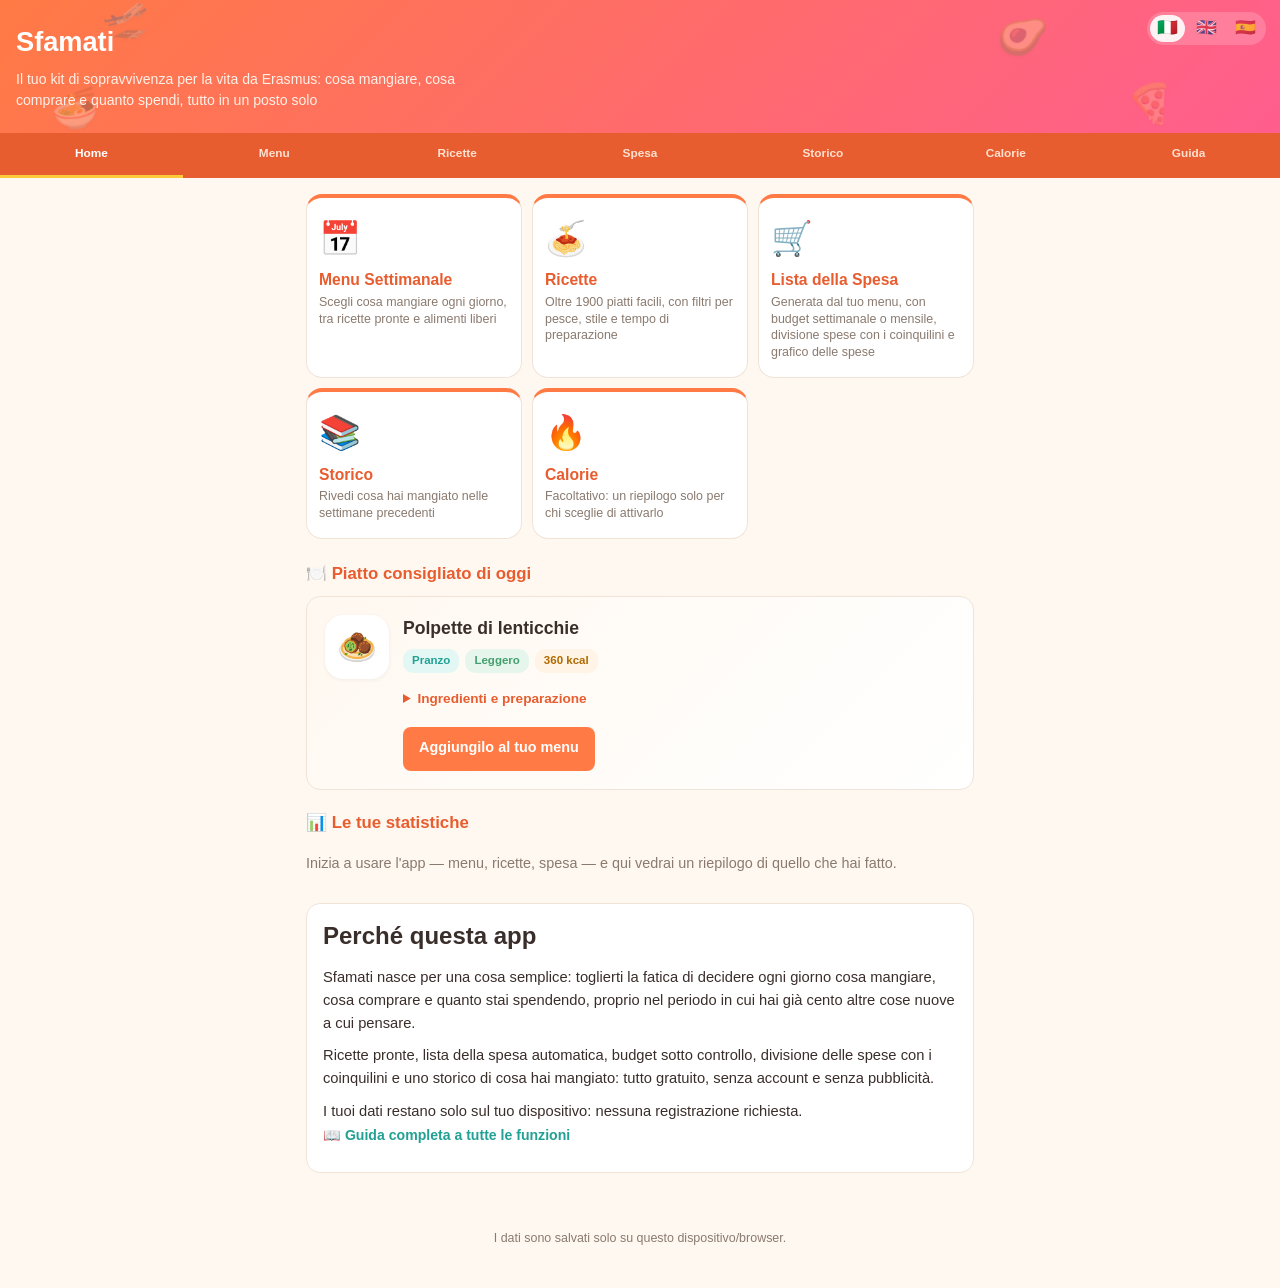
<file: index.html>
<!DOCTYPE html>
<html lang="it">
<head>
<meta charset="UTF-8">
<meta name="viewport" content="width=device-width, initial-scale=1.0, maximum-scale=1">
<title>Sfamati | Il tuo kit per la vita da Erasmus</title>
<link rel="manifest" href="manifest.json">
<link rel="icon" href="icon-192.png">
<meta name="theme-color" content="#ff7a45">
<link rel="apple-touch-icon" href="icon-192.png">
<meta name="mobile-web-app-capable" content="yes">
<meta name="apple-mobile-web-app-capable" content="yes">
<meta name="apple-mobile-web-app-status-bar-style" content="default">
<meta name="apple-mobile-web-app-title" content="Sfamati">
<link rel="stylesheet" href="style.css">
</head>
<body>

  <header class="app-header">
    <div class="header-decor" aria-hidden="true">
      <span class="decor decor-1">🛫</span>
      <span class="decor decor-2">🍕</span>
      <span class="decor decor-3">🥑</span>
      <span class="decor decor-4">🍜</span>
    </div>
    <h1 data-i18n="home.title">Sfamati</h1>
    <p class="header-subtitle" data-i18n="home.subtitle">Cosa mangiare, cosa comprare e quanto spendi: tutto in un posto solo</p>
  </header>

  <nav class="main-nav">
    <a href="index.html" class="main-nav-link active" data-i18n="nav.home">Home</a>
    <a href="menu.html" class="main-nav-link" data-i18n="nav.menu">Menu</a>
    <a href="ricette.html" class="main-nav-link" data-i18n="nav.ricette">Ricette</a>
    <a href="spesa.html" class="main-nav-link" data-i18n="nav.spesa">Spesa</a>
    <a href="storico.html" class="main-nav-link" data-i18n="nav.storico">Storico</a>
    <a href="calorie.html" class="main-nav-link" data-i18n="nav.calorie">Calorie</a>
    <a href="guida.html" class="main-nav-link" data-i18n="nav.guida">Guida</a>
  </nav>

  <main class="page-container">

    <section class="nav-cards" id="navCards">
      <a href="menu.html" class="nav-card">
        <span class="nav-card-icon">📅</span>
        <span class="nav-card-title" data-i18n="home.navMenuTitle">Menu Settimanale</span>
        <span class="nav-card-desc" data-i18n="home.navMenuDesc">Scegli cosa mangiare ogni giorno, tra ricette pronte e alimenti liberi</span>
      </a>
      <a href="ricette.html" class="nav-card">
        <span class="nav-card-icon">🍝</span>
        <span class="nav-card-title" data-i18n="home.navRicetteTitle">Ricette</span>
        <span class="nav-card-desc" data-i18n="home.navRicetteDesc">Oltre 1900 piatti facili, con filtri per pesce, stile e tempo di preparazione</span>
      </a>
      <a href="spesa.html" class="nav-card">
        <span class="nav-card-icon">🛒</span>
        <span class="nav-card-title" data-i18n="home.navSpesaTitle">Lista della Spesa</span>
        <span class="nav-card-desc" data-i18n="home.navSpesaDesc">Generata dal tuo menu, con budget settimanale o mensile, divisione spese con i coinquilini e grafico delle spese</span>
      </a>
      <a href="storico.html" class="nav-card">
        <span class="nav-card-icon">📚</span>
        <span class="nav-card-title" data-i18n="home.navStoricoTitle">Storico</span>
        <span class="nav-card-desc" data-i18n="home.navStoricoDesc">Rivedi cosa hai mangiato nelle settimane precedenti</span>
      </a>
      <a href="calorie.html" class="nav-card">
        <span class="nav-card-icon">🔥</span>
        <span class="nav-card-title" data-i18n="home.navCalorieTitle">Calorie</span>
        <span class="nav-card-desc" data-i18n="home.navCalorieDesc">Facoltativo: un riepilogo solo per chi sceglie di attivarlo</span>
      </a>
    </section>

    <section class="dish-of-day" id="dishOfDay">
      <h2 data-i18n="home.dishOfDay">🍽️ Piatto consigliato di oggi</h2>
      <div id="dishOfDayCard" class="dish-of-day-card"></div>
    </section>

    <section class="stats-section" id="statsSection">
      <h2 data-i18n="home.statsTitle">📊 Le tue statistiche</h2>
      <p id="statsEmptyMessage" class="empty-message" hidden data-i18n="home.statsEmpty">Inizia a usare l'app — menu, ricette, spesa — e qui vedrai un riepilogo di quello che hai fatto.</p>
      <div id="statsGrid" class="stats-grid" hidden></div>
      <p id="statsHighlight" class="stats-highlight" hidden></p>
    </section>

    <section class="intro-section">
      <h2 data-i18n="home.howItWorks">Perché questa app</h2>
      <div class="intro-text">
        <p data-i18n="home.intro1">Sfamati nasce per una cosa semplice: toglierti la fatica di decidere ogni giorno cosa mangiare, cosa comprare e quanto stai spendendo, proprio nel periodo in cui hai già cento altre cose nuove a cui pensare.</p>
        <p data-i18n="home.intro2">Ricette pronte, lista della spesa automatica, budget sotto controllo, divisione delle spese con i coinquilini e uno storico di cosa hai mangiato: tutto gratuito, senza account e senza pubblicità.</p>
        <p data-i18n="home.intro3">I tuoi dati restano solo sul tuo dispositivo: nessuna registrazione richiesta.</p>
      </div>
      <a href="guida.html" class="secondary-link" data-i18n="home.guidaCta">📖 Guida completa a tutte le funzioni</a>
    </section>

  </main>

  <footer class="app-footer">
    <p class="footer-note" data-i18n="common.footerNote">I dati sono salvati solo su questo dispositivo/browser.</p>
  </footer>

  <script src="data.js"></script>
  <script src="i18n.js"></script>
  <script src="photos.js"></script>
  <script src="home.js"></script>
<script src="register-sw.js"></script>
</body>
</html>
</file>
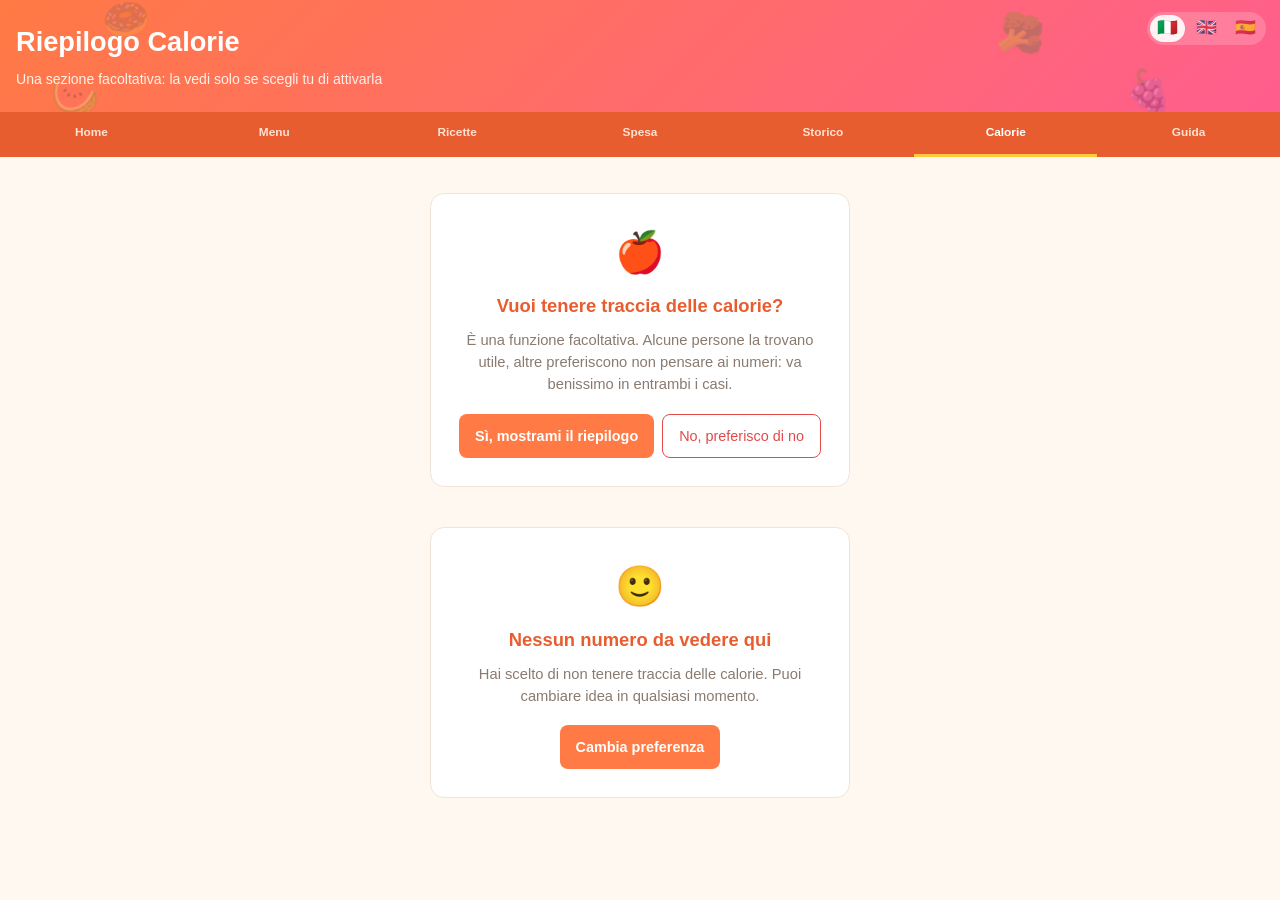
<file: calorie.html>
<!DOCTYPE html>
<html lang="it">
<head>
<meta charset="UTF-8">
<meta name="viewport" content="width=device-width, initial-scale=1.0, maximum-scale=1">
<title>Calorie | Sfamati</title>
<link rel="manifest" href="manifest.json">
<link rel="icon" href="icon-192.png">
<meta name="theme-color" content="#ff7a45">
<link rel="apple-touch-icon" href="icon-192.png">
<meta name="mobile-web-app-capable" content="yes">
<meta name="apple-mobile-web-app-capable" content="yes">
<meta name="apple-mobile-web-app-status-bar-style" content="default">
<meta name="apple-mobile-web-app-title" content="Sfamati">
<link rel="stylesheet" href="style.css">
</head>
<body>

  <header class="app-header">
    <div class="header-decor" aria-hidden="true">
      <span class="decor decor-1">🍩</span>
      <span class="decor decor-2">🍇</span>
      <span class="decor decor-3">🥦</span>
      <span class="decor decor-4">🍉</span>
    </div>
    <h1 data-i18n="calorie.title">Riepilogo Calorie</h1>
    <p class="header-subtitle" data-i18n="calorie.subtitle">Una sezione facoltativa: la vedi solo se scegli tu di attivarla</p>
  </header>

  <nav class="main-nav">
    <a href="index.html" class="main-nav-link" data-i18n="nav.home">Home</a>
    <a href="menu.html" class="main-nav-link" data-i18n="nav.menu">Menu</a>
    <a href="ricette.html" class="main-nav-link" data-i18n="nav.ricette">Ricette</a>
    <a href="spesa.html" class="main-nav-link" data-i18n="nav.spesa">Spesa</a>
    <a href="storico.html" class="main-nav-link" data-i18n="nav.storico">Storico</a>
    <a href="calorie.html" class="main-nav-link active" data-i18n="nav.calorie">Calorie</a>
    <a href="guida.html" class="main-nav-link" data-i18n="nav.guida">Guida</a>
  </nav>

  <main class="page-container">

    <div id="consentScreen" class="consent-screen" hidden>
      <div class="consent-card">
        <div class="consent-icon">🍎</div>
        <h2 data-i18n="calorie.consentTitle">Vuoi tenere traccia delle calorie?</h2>
        <p data-i18n="calorie.consentText">È una funzione facoltativa. Alcune persone la trovano utile, altre preferiscono non pensare ai numeri: va benissimo in entrambi i casi.</p>
        <div class="consent-actions">
          <button type="button" id="consentYesBtn" class="primary-btn" data-i18n="calorie.consentYes">Sì, mostrami il riepilogo</button>
          <button type="button" id="consentNoBtn" class="reset-btn" data-i18n="calorie.consentNo">No, preferisco di no</button>
        </div>
      </div>
    </div>

    <div id="declinedScreen" class="consent-screen" hidden>
      <div class="consent-card">
        <div class="consent-icon">🙂</div>
        <h2 data-i18n="calorie.declinedTitle">Nessun numero da vedere qui</h2>
        <p data-i18n="calorie.declinedText">Hai scelto di non tenere traccia delle calorie. Puoi cambiare idea in qualsiasi momento.</p>
        <div class="consent-actions">
          <button type="button" id="changeMindBtn" class="primary-btn" data-i18n="calorie.changeMind">Cambia preferenza</button>
        </div>
      </div>
    </div>

    <div id="calorieContent" hidden>
      <div class="goal-setting goal-setting-inline">
        <label for="goalInput" data-i18n="calorie.dailyGoal">Obiettivo giornaliero</label>
        <div class="goal-input-wrap">
          <input type="number" id="goalInput" min="500" step="50" value="2000">
          <span>kcal</span>
        </div>
      </div>

      <nav id="dayTabs" class="day-tabs"></nav>

      <div id="daysContainer"></div>

      <button type="button" id="hideAgainBtn" class="hide-again-btn" data-i18n="calorie.hideAgain">Nascondi di nuovo questa sezione</button>
    </div>

  </main>

  <script src="data.js"></script>
  <script src="i18n.js"></script>
  <script src="calorie.js"></script>
<script src="register-sw.js"></script>
</body>
</html>
</file>
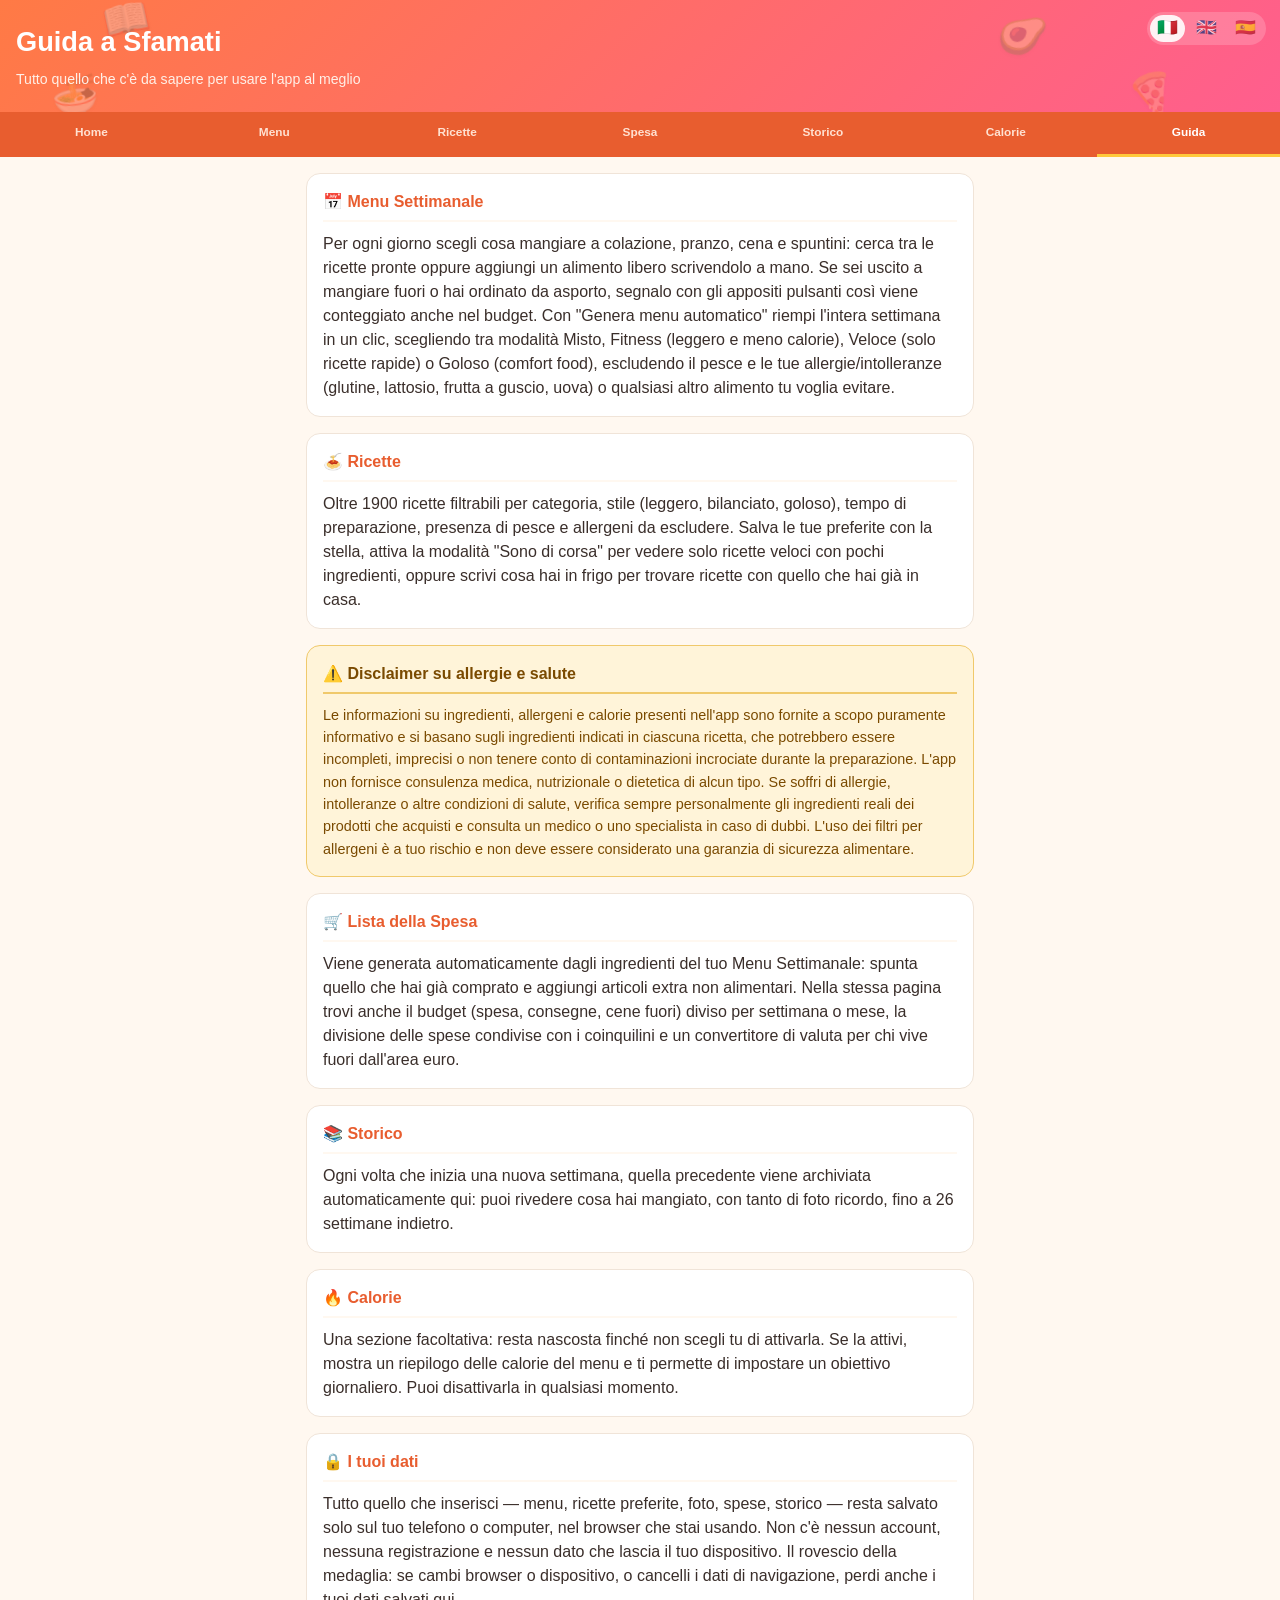
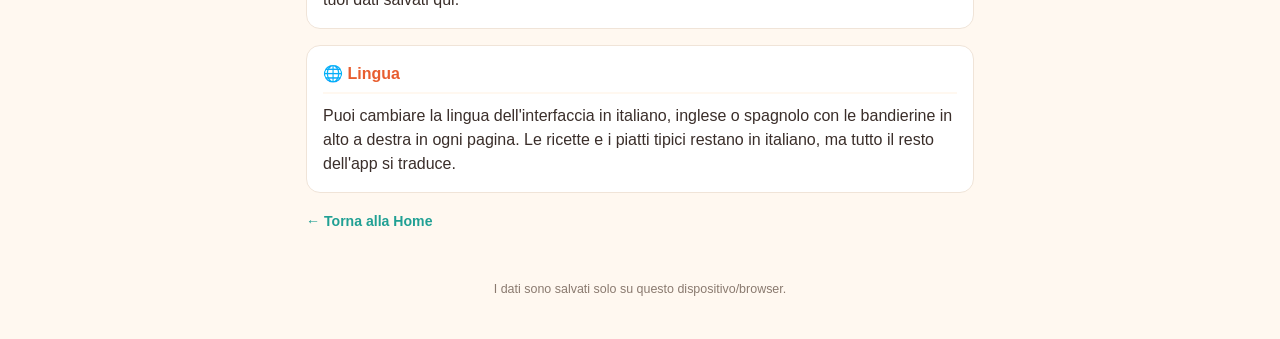
<file: guida.html>
<!DOCTYPE html>
<html lang="it">
<head>
<meta charset="UTF-8">
<meta name="viewport" content="width=device-width, initial-scale=1.0, maximum-scale=1">
<title>Guida | Sfamati</title>
<link rel="manifest" href="manifest.json">
<link rel="icon" href="icon-192.png">
<meta name="theme-color" content="#ff7a45">
<link rel="apple-touch-icon" href="icon-192.png">
<meta name="mobile-web-app-capable" content="yes">
<meta name="apple-mobile-web-app-capable" content="yes">
<meta name="apple-mobile-web-app-status-bar-style" content="default">
<meta name="apple-mobile-web-app-title" content="Sfamati">
<link rel="stylesheet" href="style.css">
</head>
<body>

  <header class="app-header">
    <div class="header-decor" aria-hidden="true">
      <span class="decor decor-1">📖</span>
      <span class="decor decor-2">🍕</span>
      <span class="decor decor-3">🥑</span>
      <span class="decor decor-4">🍜</span>
    </div>
    <h1 data-i18n="guida.title">Guida a Sfamati</h1>
    <p class="header-subtitle" data-i18n="guida.subtitle">Tutto quello che c'è da sapere per usare l'app al meglio</p>
  </header>

  <nav class="main-nav">
    <a href="index.html" class="main-nav-link" data-i18n="nav.home">Home</a>
    <a href="menu.html" class="main-nav-link" data-i18n="nav.menu">Menu</a>
    <a href="ricette.html" class="main-nav-link" data-i18n="nav.ricette">Ricette</a>
    <a href="spesa.html" class="main-nav-link" data-i18n="nav.spesa">Spesa</a>
    <a href="storico.html" class="main-nav-link" data-i18n="nav.storico">Storico</a>
    <a href="calorie.html" class="main-nav-link" data-i18n="nav.calorie">Calorie</a>
    <a href="guida.html" class="main-nav-link active" data-i18n="nav.guida">Guida</a>
  </nav>

  <main class="page-container">

    <section class="panel">
      <h2 data-i18n="guida.sectionMenuTitle">📅 Menu Settimanale</h2>
      <p data-i18n="guida.sectionMenuText">Per ogni giorno scegli cosa mangiare a colazione, pranzo, cena e spuntini: cerca tra le ricette pronte oppure aggiungi un alimento libero scrivendolo a mano. Se sei uscito a mangiare fuori o hai ordinato da asporto, segnalo con gli appositi pulsanti così viene conteggiato anche nel budget. Con "Genera menu automatico" riempi l'intera settimana in un clic, scegliendo se escludere il pesce o usare solo ricette veloci.</p>
    </section>

    <section class="panel">
      <h2 data-i18n="guida.sectionRicetteTitle">🍝 Ricette</h2>
      <p data-i18n="guida.sectionRicetteText">Oltre 1900 ricette filtrabili per categoria, stile (leggero, bilanciato, goloso), tempo di preparazione, presenza di pesce e allergeni da escludere. Salva le tue preferite con la stella, attiva la modalità "Sono di corsa" per vedere solo ricette veloci con pochi ingredienti, oppure scrivi cosa hai in frigo per trovare ricette con quello che hai già in casa.</p>
    </section>

    <section class="disclaimer-section">
      <h2 data-i18n="guida.sectionDisclaimerTitle">⚠️ Disclaimer su allergie e salute</h2>
      <p data-i18n="guida.sectionDisclaimerText">Le informazioni su ingredienti, allergeni e calorie presenti nell'app sono fornite a scopo puramente informativo e si basano sugli ingredienti indicati in ciascuna ricetta, che potrebbero essere incompleti, imprecisi o non tenere conto di contaminazioni incrociate durante la preparazione. L'app non fornisce consulenza medica, nutrizionale o dietetica di alcun tipo. Se soffri di allergie, intolleranze o altre condizioni di salute, verifica sempre personalmente gli ingredienti reali dei prodotti che acquisti e consulta un medico o uno specialista in caso di dubbi. L'uso dei filtri per allergeni è a tuo rischio e non deve essere considerato una garanzia di sicurezza alimentare.</p>
    </section>

    <section class="panel">
      <h2 data-i18n="guida.sectionSpesaTitle">🛒 Lista della Spesa</h2>
      <p data-i18n="guida.sectionSpesaText">Viene generata automaticamente dagli ingredienti del tuo Menu Settimanale: spunta quello che hai già comprato e aggiungi articoli extra non alimentari. Nella stessa pagina trovi anche il budget (spesa, consegne, cene fuori) diviso per settimana o mese, la divisione delle spese condivise con i coinquilini e un convertitore di valuta per chi vive fuori dall'area euro.</p>
    </section>

    <section class="panel">
      <h2 data-i18n="guida.sectionStoricoTitle">📚 Storico</h2>
      <p data-i18n="guida.sectionStoricoText">Ogni volta che inizia una nuova settimana, quella precedente viene archiviata automaticamente qui: puoi rivedere cosa hai mangiato, con tanto di foto ricordo, fino a 26 settimane indietro.</p>
    </section>

    <section class="panel">
      <h2 data-i18n="guida.sectionCalorieTitle">🔥 Calorie</h2>
      <p data-i18n="guida.sectionCalorieText">Una sezione facoltativa: resta nascosta finché non scegli tu di attivarla. Se la attivi, mostra un riepilogo delle calorie del menu e ti permette di impostare un obiettivo giornaliero. Puoi disattivarla in qualsiasi momento.</p>
    </section>

    <section class="panel">
      <h2 data-i18n="guida.sectionDatiTitle">🔒 I tuoi dati</h2>
      <p data-i18n="guida.sectionDatiText">Tutto quello che inserisci — menu, ricette preferite, foto, spese, storico — resta salvato solo sul tuo telefono o computer, nel browser che stai usando. Non c'è nessun account, nessuna registrazione e nessun dato che lascia il tuo dispositivo. Il rovescio della medaglia: se cambi browser o dispositivo, o cancelli i dati di navigazione, perdi anche i tuoi dati salvati qui.</p>
    </section>

    <section class="panel">
      <h2 data-i18n="guida.sectionLinguaTitle">🌐 Lingua</h2>
      <p data-i18n="guida.sectionLinguaText">Puoi cambiare la lingua dell'interfaccia in italiano, inglese o spagnolo con le bandierine in alto a destra in ogni pagina. Le ricette e i piatti tipici restano in italiano, ma tutto il resto dell'app si traduce.</p>
    </section>

    <a href="index.html" class="secondary-link" data-i18n="guida.backHome">← Torna alla Home</a>

  </main>

  <footer class="app-footer">
    <p class="footer-note" data-i18n="common.footerNote">I dati sono salvati solo su questo dispositivo/browser.</p>
  </footer>

  <script src="i18n.js"></script>
<script src="register-sw.js"></script>
</body>
</html>
</file>
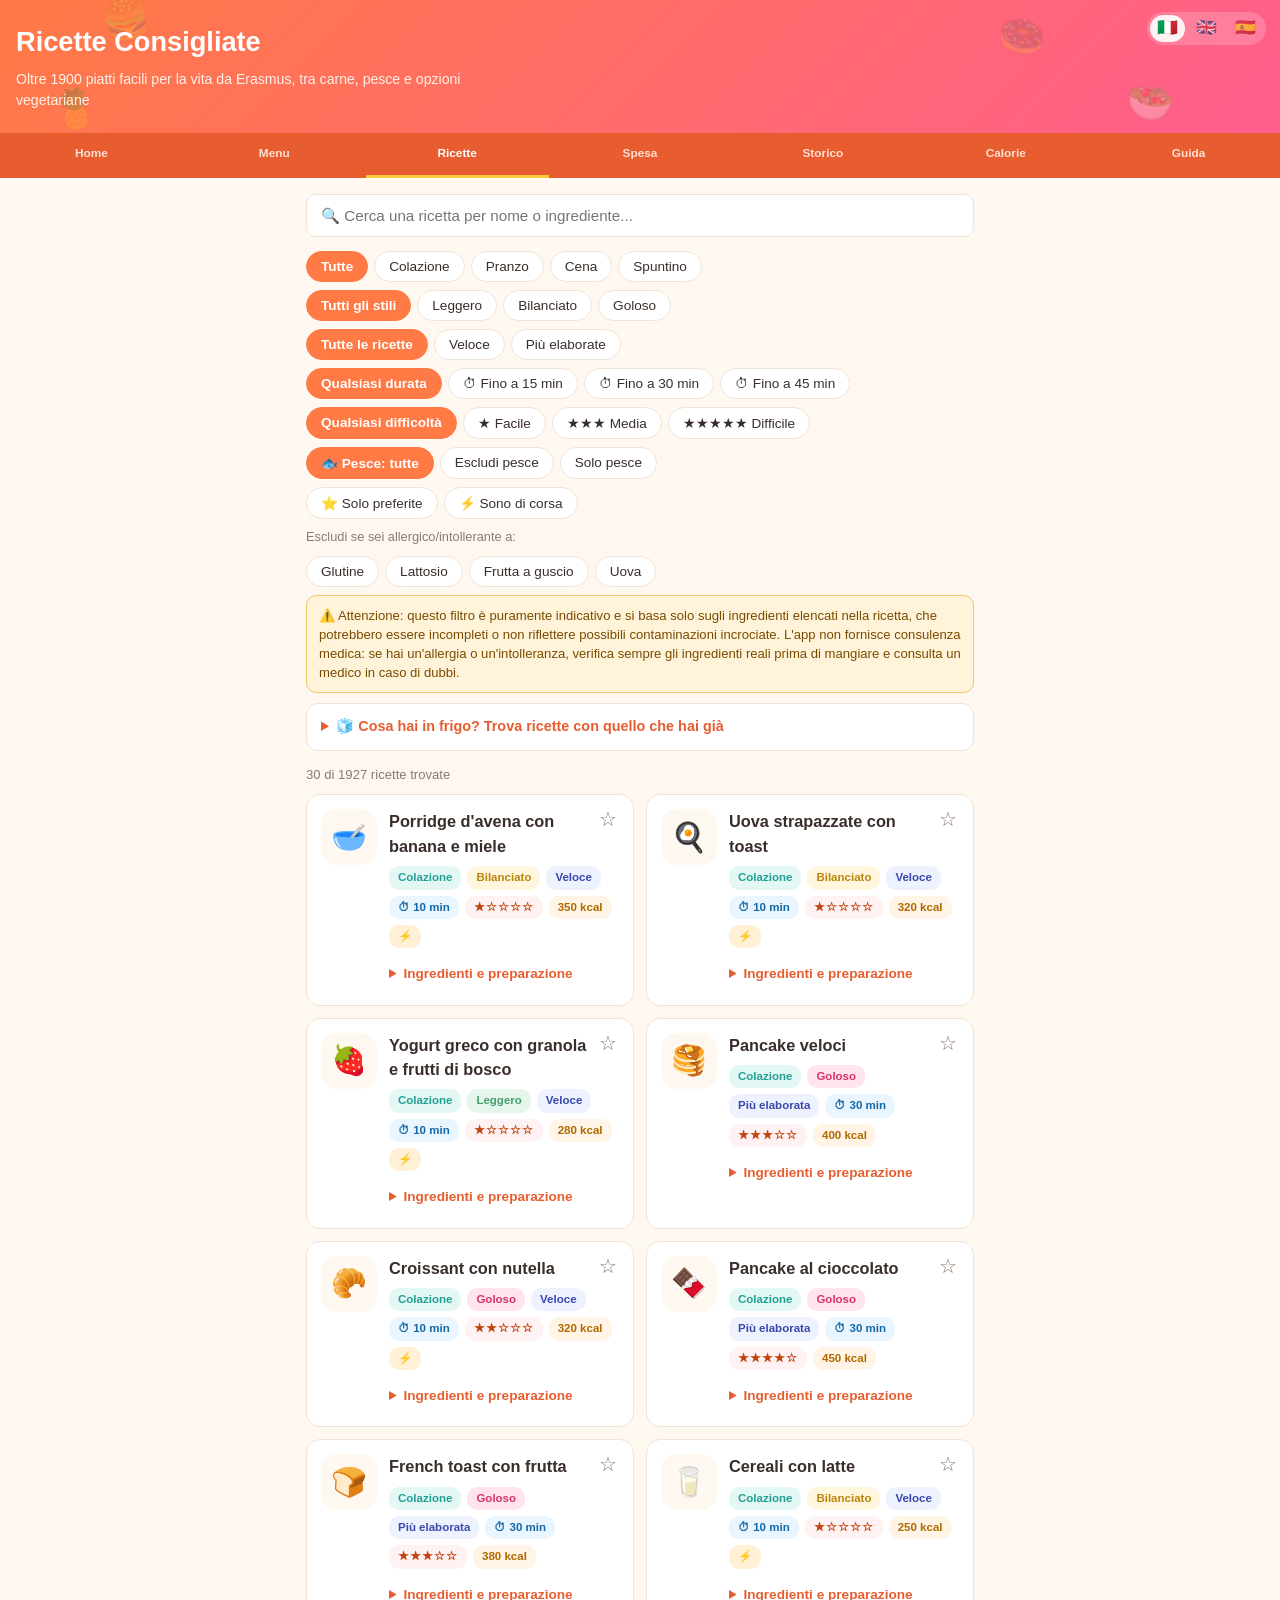
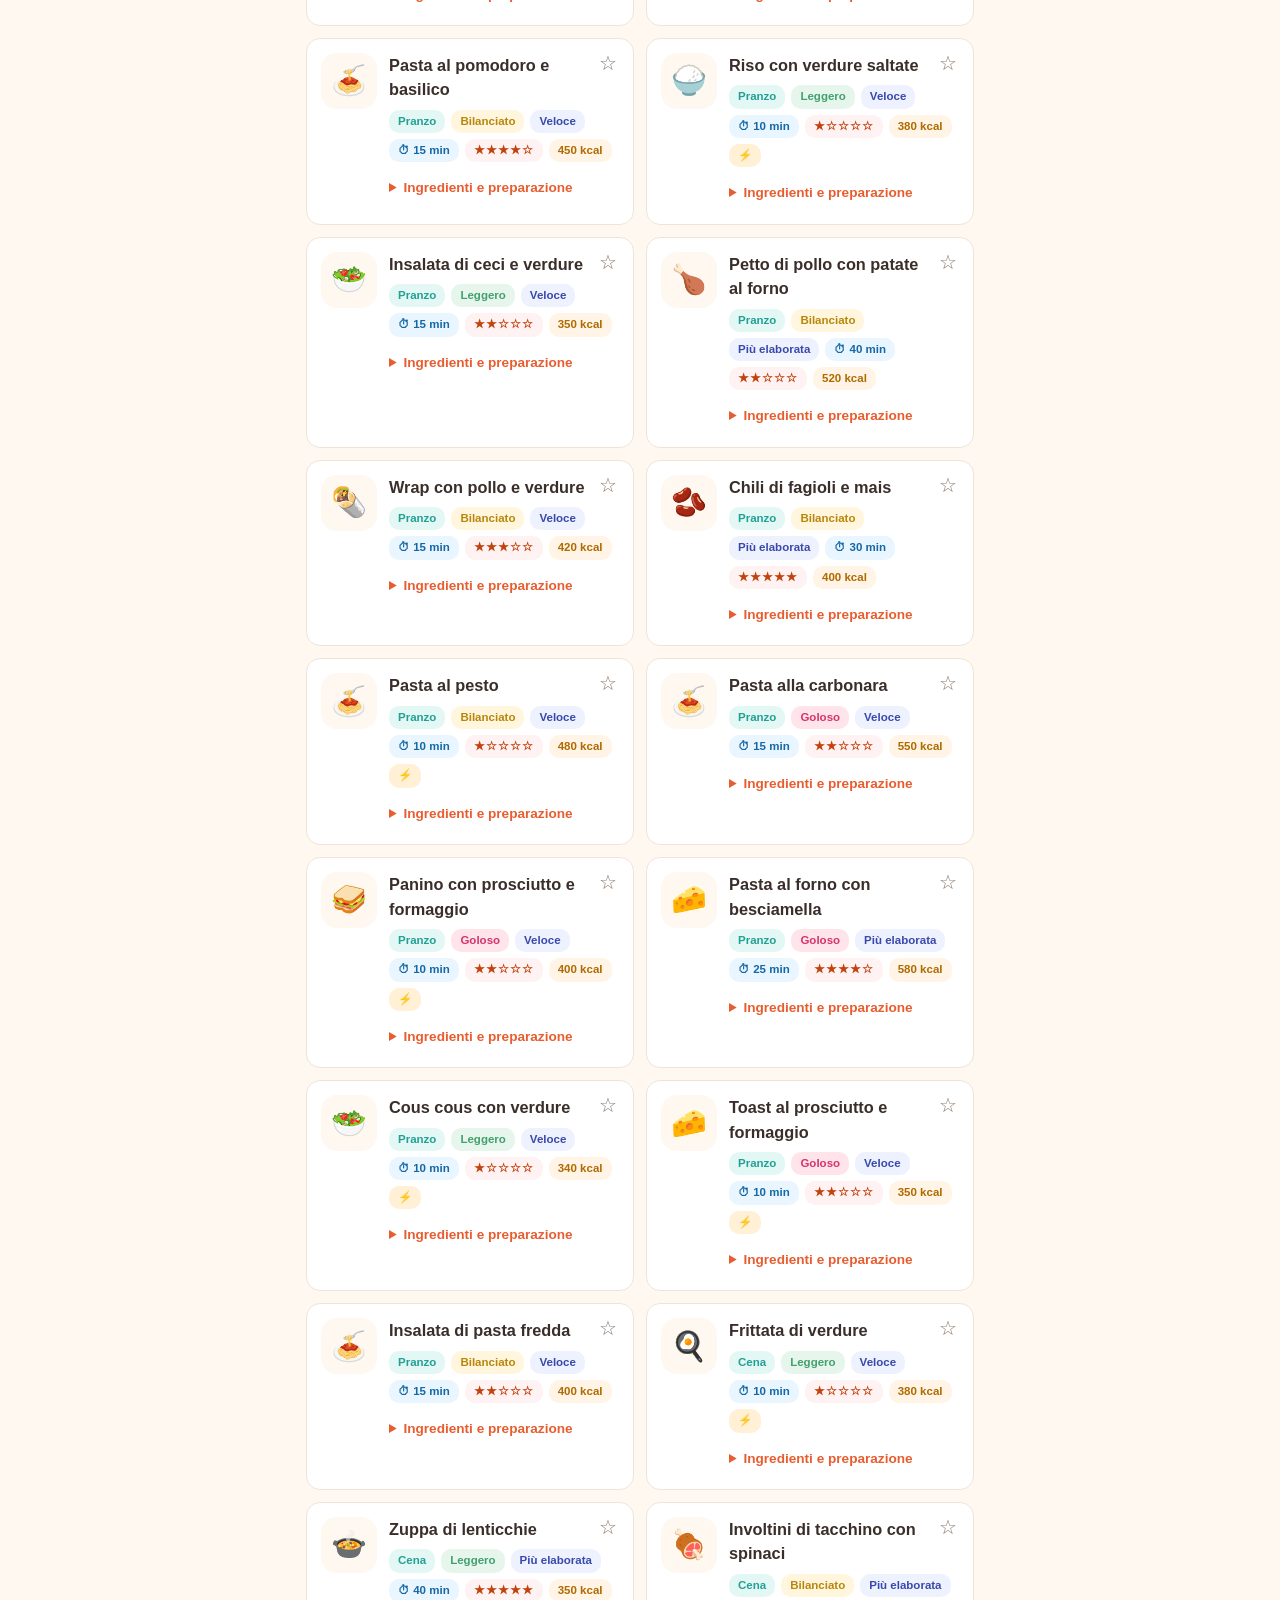
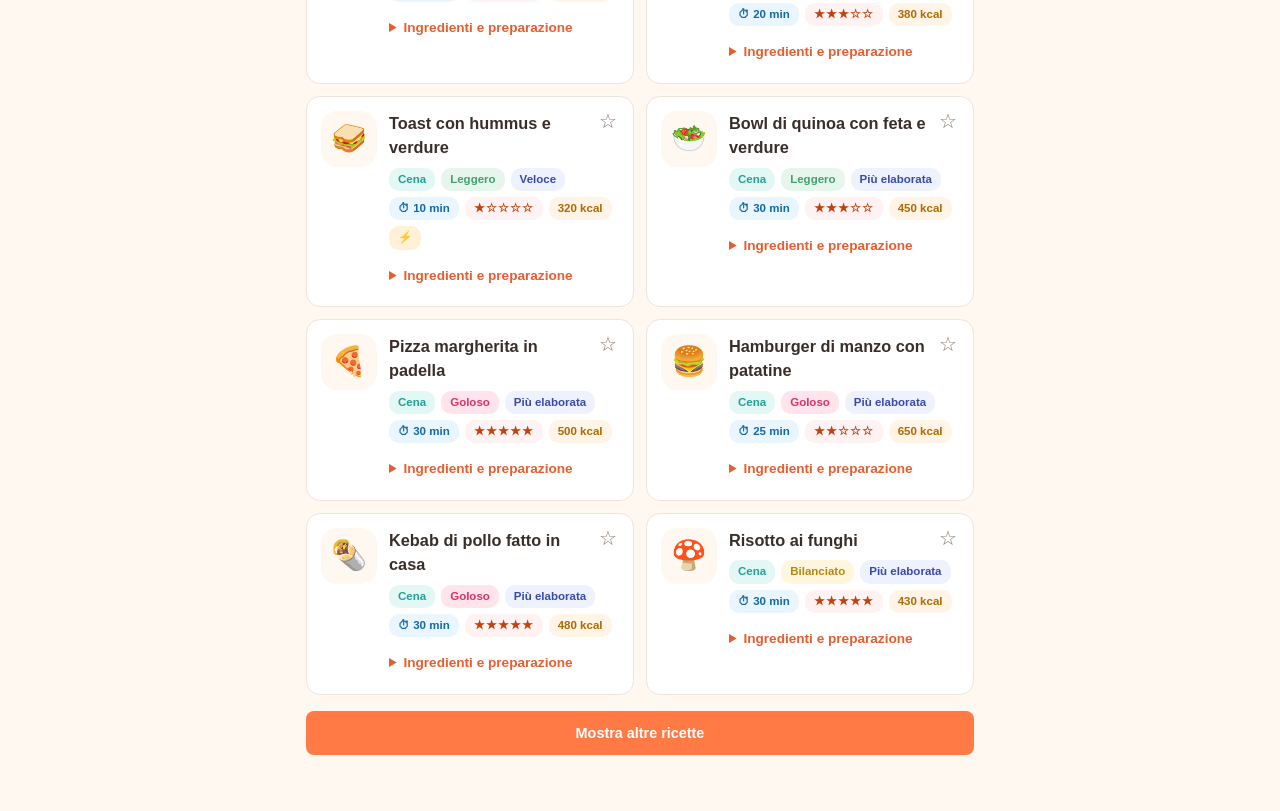
<file: ricette.html>
<!DOCTYPE html>
<html lang="it">
<head>
<meta charset="UTF-8">
<meta name="viewport" content="width=device-width, initial-scale=1.0, maximum-scale=1">
<title>Ricette | Sfamati</title>
<link rel="manifest" href="manifest.json">
<link rel="icon" href="icon-192.png">
<meta name="theme-color" content="#ff7a45">
<link rel="apple-touch-icon" href="icon-192.png">
<meta name="mobile-web-app-capable" content="yes">
<meta name="apple-mobile-web-app-capable" content="yes">
<meta name="apple-mobile-web-app-status-bar-style" content="default">
<meta name="apple-mobile-web-app-title" content="Sfamati">
<link rel="stylesheet" href="style.css">
</head>
<body>

  <header class="app-header">
    <div class="header-decor" aria-hidden="true">
      <span class="decor decor-1">🍔</span>
      <span class="decor decor-2">🥗</span>
      <span class="decor decor-3">🍩</span>
      <span class="decor decor-4">🍍</span>
    </div>
    <h1 data-i18n="ricette.title">Ricette Consigliate</h1>
    <p class="header-subtitle" data-i18n="ricette.subtitle">Oltre 1900 piatti facili per la vita da Erasmus, tra carne, pesce e opzioni vegetariane</p>
  </header>

  <nav class="main-nav">
    <a href="index.html" class="main-nav-link" data-i18n="nav.home">Home</a>
    <a href="menu.html" class="main-nav-link" data-i18n="nav.menu">Menu</a>
    <a href="ricette.html" class="main-nav-link active" data-i18n="nav.ricette">Ricette</a>
    <a href="spesa.html" class="main-nav-link" data-i18n="nav.spesa">Spesa</a>
    <a href="storico.html" class="main-nav-link" data-i18n="nav.storico">Storico</a>
    <a href="calorie.html" class="main-nav-link" data-i18n="nav.calorie">Calorie</a>
    <a href="guida.html" class="main-nav-link" data-i18n="nav.guida">Guida</a>
  </nav>

  <main class="page-container">

    <input type="search" id="searchInput" class="search-input" placeholder="🔍 Cerca una ricetta per nome o ingrediente..." data-i18n-placeholder="ricette.searchPlaceholder">

    <div class="filters">
      <div class="filter-group" id="categoriaFilters">
        <button type="button" class="filter-chip active" data-categoria="tutte" data-i18n="ricette.filterAll">Tutte</button>
        <button type="button" class="filter-chip" data-categoria="colazione" data-i18n="categorie.colazione">Colazione</button>
        <button type="button" class="filter-chip" data-categoria="pranzo" data-i18n="categorie.pranzo">Pranzo</button>
        <button type="button" class="filter-chip" data-categoria="cena" data-i18n="categorie.cena">Cena</button>
        <button type="button" class="filter-chip" data-categoria="spuntino" data-i18n="categorie.spuntino">Spuntino</button>
      </div>
      <div class="filter-group" id="stileFilters">
        <button type="button" class="filter-chip active" data-stile="tutti" data-i18n="ricette.filterAllStyles">Tutti gli stili</button>
        <button type="button" class="filter-chip" data-stile="leggero" data-i18n="stili.leggero">Leggero</button>
        <button type="button" class="filter-chip" data-stile="bilanciato" data-i18n="stili.bilanciato">Bilanciato</button>
        <button type="button" class="filter-chip" data-stile="goloso" data-i18n="stili.goloso">Goloso</button>
      </div>
      <div class="filter-group" id="tempoFilters">
        <button type="button" class="filter-chip active" data-tempo="tutti" data-i18n="ricette.filterAllTimes">Tutte le ricette</button>
        <button type="button" class="filter-chip" data-tempo="veloce" data-i18n="tempi.veloce">Veloci</button>
        <button type="button" class="filter-chip" data-tempo="elaborato" data-i18n="ricette.filterElaborate">Più elaborate</button>
      </div>
      <div class="filter-group" id="durataFilters">
        <button type="button" class="filter-chip active" data-durata="tutti" data-i18n="ricette.filterDurationAll">Qualsiasi durata</button>
        <button type="button" class="filter-chip" data-durata="15" data-i18n="ricette.filterDurationMax15">⏱ Fino a 15 min</button>
        <button type="button" class="filter-chip" data-durata="30" data-i18n="ricette.filterDurationMax30">⏱ Fino a 30 min</button>
        <button type="button" class="filter-chip" data-durata="45" data-i18n="ricette.filterDurationMax45">⏱ Fino a 45 min</button>
      </div>
      <div class="filter-group" id="difficoltaFilters">
        <button type="button" class="filter-chip active" data-difficolta="tutti" data-i18n="ricette.filterDifficultyAll">Qualsiasi difficoltà</button>
        <button type="button" class="filter-chip" data-difficolta="facile" data-i18n="ricette.filterDifficultyEasy">★ Facile</button>
        <button type="button" class="filter-chip" data-difficolta="media" data-i18n="ricette.filterDifficultyMedium">★★★ Media</button>
        <button type="button" class="filter-chip" data-difficolta="difficile" data-i18n="ricette.filterDifficultyHard">★★★★★ Difficile</button>
      </div>
      <div class="filter-group" id="pesceFilters">
        <button type="button" class="filter-chip active" data-pesce="tutte" data-i18n="ricette.filterFishAll">🐟 Pesce: tutte</button>
        <button type="button" class="filter-chip" data-pesce="escludi" data-i18n="ricette.filterFishExclude">Escludi pesce</button>
        <button type="button" class="filter-chip" data-pesce="solo" data-i18n="ricette.filterFishOnly">Solo pesce</button>
      </div>
      <div class="filter-group" id="extraFilters">
        <button type="button" class="filter-chip" data-toggle="preferiti" data-i18n="ricette.filterFavorites">⭐ Solo preferite</button>
        <button type="button" class="filter-chip" data-toggle="corsa" data-i18n="ricette.filterQuickMode">⚡ Sono di corsa</button>
      </div>
      <div class="filter-group" id="allergeneFilters">
        <span class="filter-label" data-i18n="ricette.allergeneLabel">Escludi se sei allergico/intollerante a:</span>
        <button type="button" class="filter-chip" data-allergene="glutine" data-i18n="allergeni.glutine">Glutine</button>
        <button type="button" class="filter-chip" data-allergene="lattosio" data-i18n="allergeni.lattosio">Lattosio</button>
        <button type="button" class="filter-chip" data-allergene="frutta_guscio" data-i18n="allergeni.frutta_guscio">Frutta a guscio</button>
        <button type="button" class="filter-chip" data-allergene="uova" data-i18n="allergeni.uova">Uova</button>
      </div>
      <p class="allergene-disclaimer" data-i18n="ricette.allergeneDisclaimer">⚠️ Filtro indicativo basato sugli ingredienti elencati: in caso di allergie serie, controlla sempre bene prima di mangiare.</p>
    </div>

    <details class="frigo-tool">
      <summary data-i18n="ricette.frigoSummary">🧊 Cosa hai in frigo? Trova ricette con quello che hai già</summary>
      <div class="frigo-form">
        <input type="text" id="frigoInput" placeholder="Es. zucchine, uova, pomodori... (separati da virgola)" data-i18n-placeholder="ricette.frigoPlaceholder">
        <button type="button" id="frigoBtn" class="primary-btn" data-i18n="ricette.frigoFind">Trova ricette</button>
        <button type="button" id="frigoClearBtn" class="reset-btn" data-i18n="common.clear">Cancella</button>
      </div>
    </details>

    <p id="recipeCount" class="recipe-count"></p>

    <div id="recipeGrid" class="recipe-grid"></div>

    <button type="button" id="loadMoreBtn" class="primary-btn load-more-btn" hidden data-i18n="ricette.loadMore">Mostra altre ricette</button>

  </main>

  <script src="data.js"></script>
  <script src="i18n.js"></script>
  <script src="ricette.js"></script>
<script src="register-sw.js"></script>
</body>
</html>
</file>
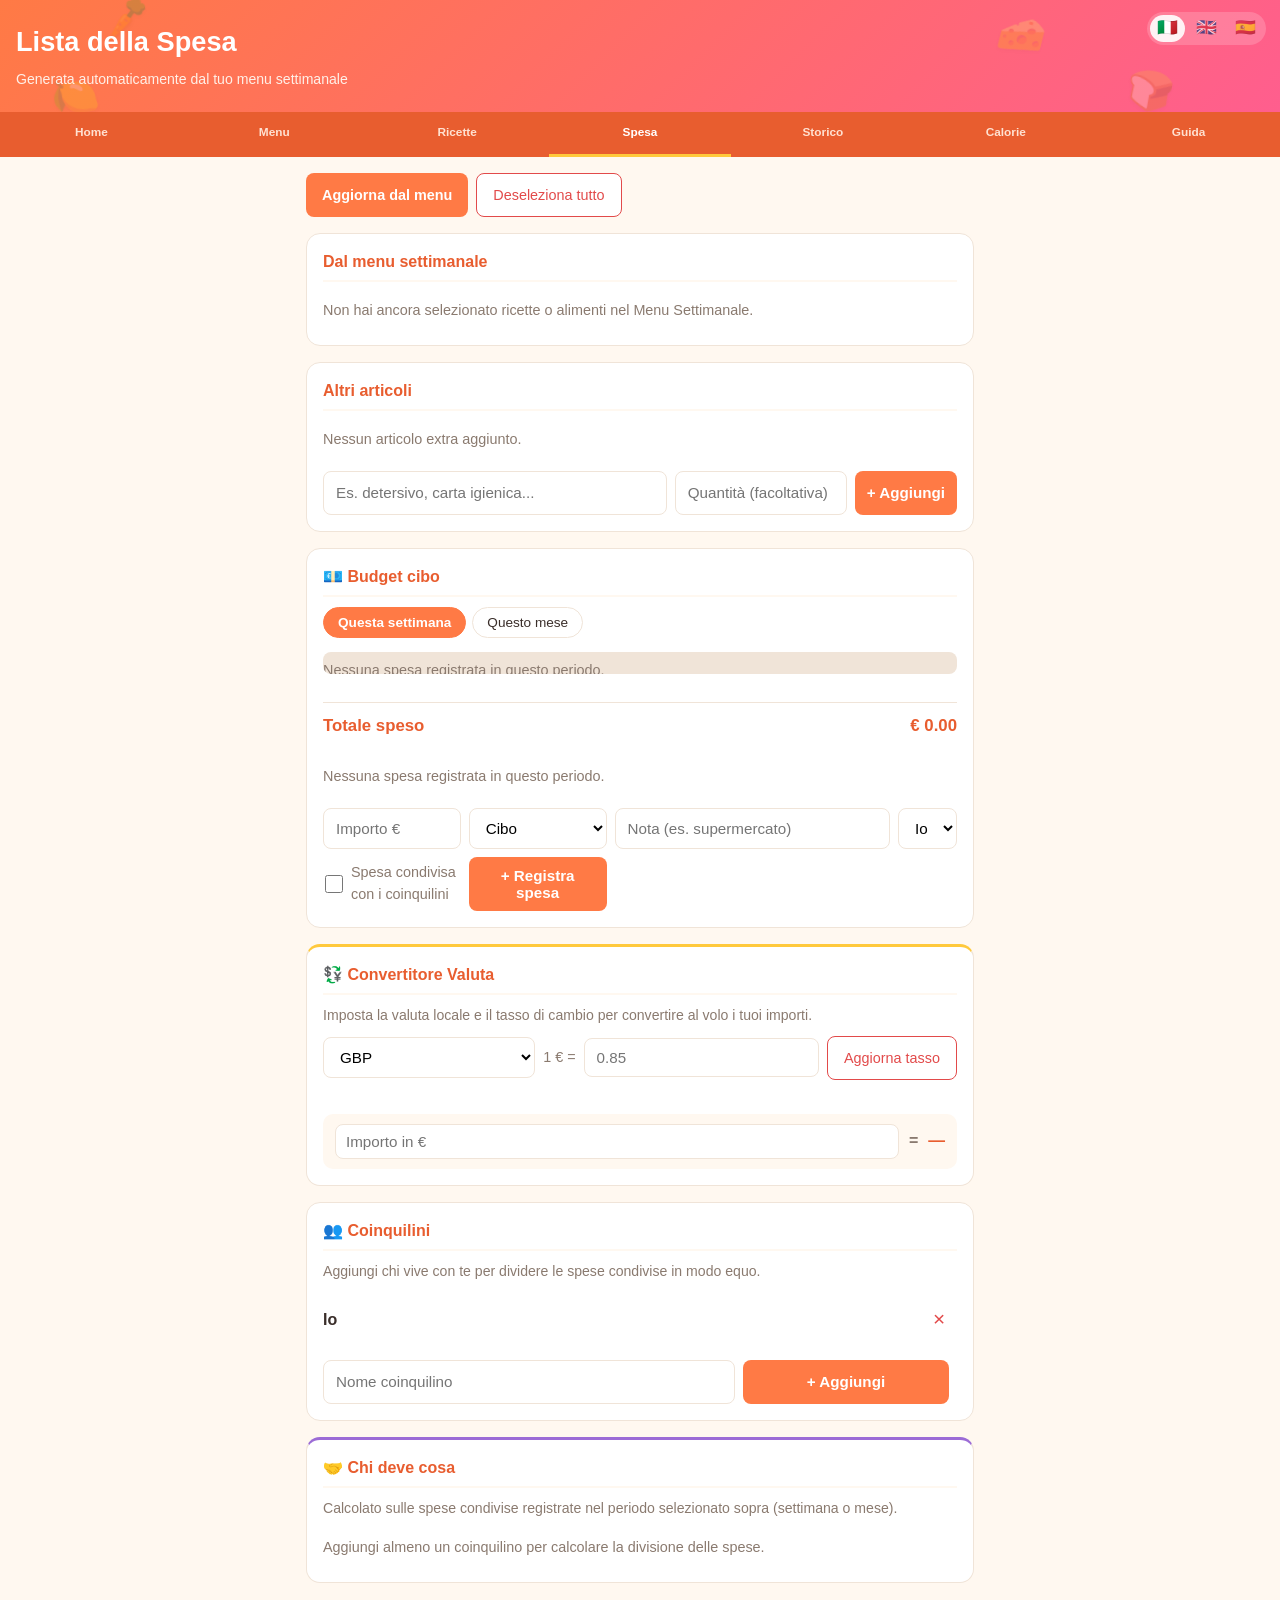
<file: spesa.html>
<!DOCTYPE html>
<html lang="it">
<head>
<meta charset="UTF-8">
<meta name="viewport" content="width=device-width, initial-scale=1.0, maximum-scale=1">
<title>Lista della Spesa | Sfamati</title>
<link rel="manifest" href="manifest.json">
<link rel="icon" href="icon-192.png">
<meta name="theme-color" content="#ff7a45">
<link rel="apple-touch-icon" href="icon-192.png">
<meta name="mobile-web-app-capable" content="yes">
<meta name="apple-mobile-web-app-capable" content="yes">
<meta name="apple-mobile-web-app-status-bar-style" content="default">
<meta name="apple-mobile-web-app-title" content="Sfamati">
<link rel="stylesheet" href="style.css">
</head>
<body>

  <header class="app-header">
    <div class="header-decor" aria-hidden="true">
      <span class="decor decor-1">🥕</span>
      <span class="decor decor-2">🍞</span>
      <span class="decor decor-3">🧀</span>
      <span class="decor decor-4">🍋</span>
    </div>
    <h1 data-i18n="spesa.title">Lista della Spesa</h1>
    <p class="header-subtitle" data-i18n="spesa.subtitle">Generata automaticamente dal tuo menu settimanale</p>
  </header>

  <nav class="main-nav">
    <a href="index.html" class="main-nav-link" data-i18n="nav.home">Home</a>
    <a href="menu.html" class="main-nav-link" data-i18n="nav.menu">Menu</a>
    <a href="ricette.html" class="main-nav-link" data-i18n="nav.ricette">Ricette</a>
    <a href="spesa.html" class="main-nav-link active" data-i18n="nav.spesa">Spesa</a>
    <a href="storico.html" class="main-nav-link" data-i18n="nav.storico">Storico</a>
    <a href="calorie.html" class="main-nav-link" data-i18n="nav.calorie">Calorie</a>
    <a href="guida.html" class="main-nav-link" data-i18n="nav.guida">Guida</a>
  </nav>

  <main class="page-container">

    <div class="shopping-actions">
      <button type="button" id="refreshBtn" class="primary-btn" data-i18n="spesa.refresh">Aggiorna dal menu</button>
      <button type="button" id="clearCheckedBtn" class="reset-btn" data-i18n="spesa.clearChecked">Deseleziona tutto</button>
    </div>

    <section class="panel">
      <h2 data-i18n="spesa.fromMenu">Dal menu settimanale</h2>
      <ul id="shoppingList" class="shopping-list"></ul>
      <p id="emptyShoppingMessage" class="empty-message" hidden data-i18n="spesa.emptyShopping">Non hai ancora selezionato ricette o alimenti nel Menu Settimanale.</p>
    </section>

    <section class="panel">
      <h2 data-i18n="spesa.otherItems">Altri articoli</h2>
      <ul id="extraList" class="shopping-list"></ul>
      <form id="extraForm" class="add-extra-form">
        <input type="text" name="nome" placeholder="Es. detersivo, carta igienica..." required data-i18n-placeholder="spesa.extraNamePlaceholder">
        <input type="text" name="quantita" placeholder="Quantità (facoltativa)" data-i18n-placeholder="spesa.extraQtyPlaceholder">
        <button type="submit" data-i18n="common.add">+ Aggiungi</button>
      </form>
    </section>

    <section class="panel budget-panel">
      <h2 data-i18n="spesa.budgetTitle">💶 Budget cibo</h2>

      <div class="period-toggle" id="periodToggle">
        <button type="button" class="filter-chip active" data-period="settimana" data-i18n="spesa.thisWeek">Questa settimana</button>
        <button type="button" class="filter-chip" data-period="mese" data-i18n="spesa.thisMonth">Questo mese</button>
      </div>

      <div id="budgetChart" class="budget-chart"></div>
      <div id="budgetLegend" class="budget-legend"></div>

      <div class="budget-summary">
        <div class="budget-line budget-line-total">
          <span data-i18n="spesa.totalSpent">Totale speso</span>
          <span id="budgetGrandTotal">€ 0.00</span>
        </div>
      </div>

      <ul id="expenseList" class="shopping-list"></ul>
      <form id="expenseForm" class="add-expense-form">
        <input type="number" name="importo" placeholder="Importo €" min="0" step="0.5" required data-i18n-placeholder="spesa.amountPlaceholder">
        <select name="categoria">
          <option value="cibo" data-i18n="budgetCategorie.cibo">Cibo</option>
          <option value="altri" data-i18n="budgetCategorie.altri">Altri articoli</option>
        </select>
        <input type="text" name="nota" placeholder="Nota (es. supermercato)" data-i18n-placeholder="spesa.notePlaceholder">
        <select name="pagatoDa" id="pagatoDaSelect"></select>
        <label class="condivisa-label">
          <input type="checkbox" name="condivisa">
          <span data-i18n="spesa.shared">Spesa condivisa con i coinquilini</span>
        </label>
        <button type="submit" data-i18n="spesa.registerExpense">+ Registra spesa</button>
      </form>
    </section>

    <section class="panel currency-panel">
      <h2 data-i18n="spesa.currencyTitle">💱 Convertitore Valuta</h2>
      <p class="panel-hint" data-i18n="spesa.currencyHint">Imposta la valuta locale e il tasso di cambio per convertire al volo i tuoi importi.</p>
      <div class="currency-controls">
        <select id="currencyCodeSelect"></select>
        <div class="currency-rate-wrap">
          <span data-i18n="spesa.currencyRateLabel">1 € =</span>
          <input type="number" id="currencyRateInput" min="0" step="0.0001" placeholder="0.85">
        </div>
        <button type="button" id="currencyRefreshBtn" class="reset-btn" data-i18n="spesa.currencyRefresh">Aggiorna tasso</button>
      </div>
      <p id="currencyStatus" class="currency-status"></p>
      <div class="currency-quick-convert">
        <input type="number" id="currencyAmountEur" placeholder="Importo in €" min="0" step="0.5">
        <span class="currency-equals">=</span>
        <span id="currencyAmountLocal" class="currency-result">—</span>
      </div>
    </section>

    <section class="panel roommates-panel">
      <h2 data-i18n="spesa.roommatesTitle">👥 Coinquilini</h2>
      <p class="panel-hint" data-i18n="spesa.roommatesHint">Aggiungi chi vive con te per dividere le spese condivise in modo equo.</p>
      <ul id="roommateList" class="shopping-list"></ul>
      <form id="roommateForm" class="add-extra-form">
        <input type="text" name="nome" placeholder="Nome coinquilino" required data-i18n-placeholder="spesa.roommateNamePlaceholder">
        <button type="submit" data-i18n="common.add">+ Aggiungi</button>
      </form>
    </section>

    <section class="panel settlement-panel">
      <h2 data-i18n="spesa.settlementTitle">🤝 Chi deve cosa</h2>
      <p class="panel-hint" data-i18n="spesa.settlementHint">Calcolato sulle spese condivise registrate nel periodo selezionato sopra (settimana o mese).</p>
      <div id="settlementSummary"></div>
    </section>

  </main>

  <script src="data.js"></script>
  <script src="i18n.js"></script>
  <script src="budget.js"></script>
  <script src="currency.js"></script>
  <script src="spesa.js"></script>
<script src="register-sw.js"></script>
</body>
</html>
</file>
<file: style.css>
:root {
  --primario: #ff7a45;
  --primario-scuro: #e85d2f;
  --secondario: #2ec4b6;
  --secondario-scuro: #21a094;
  --giallo: #ffc93c;
  --crema: #fff8f0;
  --bianco: #ffffff;
  --grigio-bordo: #f0e4d8;
  --testo: #3a2e2a;
  --testo-secondario: #8a7a6f;
  --rosso-avviso: #e24a4a;
  --verde-leggero: #43a06e;
  --viola: #9b6bd6;
}

* {
  box-sizing: border-box;
  margin: 0;
  padding: 0;
}

body {
  font-family: "Segoe UI", Arial, sans-serif;
  background-color: var(--crema);
  color: var(--testo);
  line-height: 1.5;
  padding-bottom: 40px;
}

/* Header */

.app-header {
  position: relative;
  overflow: hidden;
  background: linear-gradient(135deg, var(--primario), #ff5e8e);
  color: var(--bianco);
  padding: 22px 16px;
}

.app-header h1 {
  position: relative;
  z-index: 1;
  font-size: 1.4rem;
  font-weight: 700;
  margin-bottom: 6px;
}

.header-subtitle {
  position: relative;
  z-index: 1;
  font-size: 0.88rem;
  color: #fff0e8;
  font-weight: 400;
  max-width: 480px;
}

.header-decor {
  position: absolute;
  inset: 0;
  pointer-events: none;
}

.header-decor .decor {
  position: absolute;
  font-size: 2.4rem;
  opacity: 0.28;
  filter: drop-shadow(0 2px 2px rgba(0, 0, 0, 0.08));
}

.decor-1 { top: -10px; left: 8%; transform: rotate(-12deg); }
.decor-2 { top: 55%; left: 88%; transform: rotate(10deg); font-size: 2.8rem; }
.decor-3 { top: 5%; left: 78%; transform: rotate(15deg); }
.decor-4 { top: 60%; left: 4%; transform: rotate(-8deg); font-size: 2rem; }

/* Selettore lingua (iniettato da i18n.js in ogni header) */

.lang-switcher {
  position: absolute;
  z-index: 2;
  top: 12px;
  right: 14px;
  display: flex;
  gap: 4px;
  background: rgba(255, 255, 255, 0.18);
  border-radius: 20px;
  padding: 3px;
}

.lang-switcher-btn {
  border: none;
  background: transparent;
  font-size: 1.05rem;
  line-height: 1;
  padding: 5px 7px;
  border-radius: 16px;
  cursor: pointer;
  opacity: 0.65;
}

.lang-switcher-btn.active {
  background: rgba(255, 255, 255, 0.9);
  opacity: 1;
}

.goal-setting {
  position: relative;
  z-index: 1;
  display: flex;
  flex-direction: column;
  gap: 4px;
  font-size: 0.85rem;
  margin-top: 14px;
}

.goal-input-wrap {
  display: flex;
  align-items: center;
  gap: 8px;
}

.goal-input-wrap input {
  width: 100px;
  padding: 8px 10px;
  border-radius: 8px;
  border: none;
  font-size: 1rem;
}

/* Main navigation (Menu / Ricette / Spesa / Calorie) */

.main-nav {
  display: flex;
  background-color: var(--primario-scuro);
}

.main-nav-link {
  flex: 1;
  text-align: center;
  padding: 12px 4px;
  color: #ffe1d1;
  text-decoration: none;
  font-size: 0.74rem;
  font-weight: 700;
  border-bottom: 3px solid transparent;
}

.main-nav-link.active {
  color: var(--bianco);
  border-bottom-color: var(--giallo);
}

/* Generic page container (used by ricette.html / spesa.html / calorie.html) */

.page-container {
  max-width: 700px;
  margin: 0 auto;
  padding: 16px;
}

.panel {
  background-color: var(--bianco);
  border: 1px solid var(--grigio-bordo);
  border-radius: 14px;
  padding: 16px;
  margin-bottom: 16px;
}

.panel h2 {
  font-size: 1rem;
  color: var(--primario-scuro);
  margin-bottom: 10px;
  border-bottom: 2px solid var(--crema);
  padding-bottom: 6px;
}

.empty-message {
  color: var(--testo-secondario);
  font-size: 0.9rem;
  padding: 8px 0;
}

/* Day tabs */

.day-tabs {
  display: flex;
  overflow-x: auto;
  gap: 6px;
  padding: 12px 16px;
  background-color: var(--bianco);
  border-bottom: 1px solid var(--grigio-bordo);
  -webkit-overflow-scrolling: touch;
}

.day-tab {
  flex: 0 0 auto;
  min-height: 40px;
  padding: 8px 16px;
  border: 1px solid var(--grigio-bordo);
  border-radius: 20px;
  background-color: var(--bianco);
  color: var(--testo);
  font-size: 0.9rem;
  cursor: pointer;
  white-space: nowrap;
}

.day-tab.active {
  background-color: var(--primario);
  border-color: var(--primario);
  color: var(--bianco);
  font-weight: 700;
}

/* Storico settimanale */

.week-tabs {
  display: flex;
  overflow-x: auto;
  gap: 8px;
  padding: 4px 16px 14px;
  -webkit-overflow-scrolling: touch;
}

.week-tab {
  flex: 0 0 auto;
  min-height: 40px;
  padding: 8px 16px;
  border: 1px solid var(--grigio-bordo);
  border-radius: 20px;
  background-color: var(--bianco);
  color: var(--testo);
  font-size: 0.85rem;
  cursor: pointer;
  white-space: nowrap;
}

.week-tab.active {
  background-color: var(--viola);
  border-color: var(--viola);
  color: var(--bianco);
  font-weight: 700;
}

.photo-thumb-small {
  width: 30px;
  height: 30px;
  border-radius: 7px;
  border: none;
  background-size: cover;
  background-position: center;
  cursor: pointer;
  padding: 0;
  flex-shrink: 0;
}

/* Day panel */

main {
  max-width: 700px;
  margin: 0 auto;
  padding: 16px;
}

.day-panel {
  display: none;
}

.day-panel.active {
  display: block;
}

.day-summary {
  background-color: var(--bianco);
  border: 1px solid var(--grigio-bordo);
  border-radius: 14px;
  padding: 16px;
  margin-bottom: 16px;
}

.summary-text {
  font-size: 1.1rem;
  font-weight: 700;
  margin-bottom: 8px;
  color: var(--primario-scuro);
}

.progress-bar-bg {
  width: 100%;
  height: 10px;
  background-color: var(--grigio-bordo);
  border-radius: 6px;
  overflow: hidden;
}

.progress-bar-fill {
  height: 100%;
  width: 0%;
  background: linear-gradient(90deg, var(--secondario), var(--primario));
  border-radius: 6px;
  transition: width 0.3s ease;
}

.progress-bar-fill.over-goal {
  background: var(--rosso-avviso);
}

/* Meal sections */

.meal-section {
  background-color: var(--bianco);
  border: 1px solid var(--grigio-bordo);
  border-radius: 14px;
  padding: 16px;
  margin-bottom: 14px;
}

.meal-section h2 {
  font-size: 1rem;
  color: var(--primario-scuro);
  margin-bottom: 10px;
  border-bottom: 2px solid var(--crema);
  padding-bottom: 6px;
}

.food-list {
  list-style: none;
  margin-bottom: 12px;
}

.food-list li {
  display: flex;
  justify-content: space-between;
  align-items: center;
  padding: 10px 0;
  border-bottom: 1px solid var(--grigio-bordo);
  gap: 8px;
}

.food-list li:last-child {
  border-bottom: none;
}

.food-emoji {
  font-size: 1.3rem;
  flex-shrink: 0;
}

.food-name {
  font-weight: 600;
  flex: 1;
}

.food-detail {
  font-size: 0.85rem;
  color: var(--testo-secondario);
  white-space: nowrap;
  font-weight: 400;
}

.food-list-readonly li {
  gap: 10px;
}

.empty-meal {
  color: var(--testo-secondario);
  font-size: 0.88rem;
  font-style: italic;
  padding: 8px 0;
  list-style: none;
}

.delete-food {
  background: none;
  border: none;
  color: var(--rosso-avviso);
  font-size: 1.3rem;
  line-height: 1;
  cursor: pointer;
  padding: 4px 8px;
  min-width: 36px;
  min-height: 36px;
}

/* Add recipe / add food forms */

.add-recipe-form {
  display: grid;
  grid-template-columns: 1fr;
  gap: 8px;
  margin-bottom: 10px;
}

.add-recipe-form input {
  padding: 10px 12px;
  border: 1px solid var(--grigio-bordo);
  border-radius: 8px;
  font-size: 0.9rem;
  width: 100%;
  background-color: var(--bianco);
}

.porzioni-select {
  padding: 10px 12px;
  border: 1px solid var(--grigio-bordo);
  border-radius: 8px;
  font-size: 0.9rem;
  width: 100%;
  background-color: var(--bianco);
}

.add-recipe-form button {
  padding: 10px 12px;
  border: none;
  border-radius: 8px;
  background-color: var(--primario);
  color: var(--bianco);
  font-size: 0.95rem;
  font-weight: 700;
  cursor: pointer;
  min-height: 44px;
}

.add-recipe-form button:active {
  background-color: var(--primario-scuro);
}

/* Selettore ricette (pulsante grande + pannello di ricerca) al posto del
   vecchio input con suggerimenti nativi, poco affidabile su mobile. */

.recipe-picker {
  position: relative;
}

.recipe-picker-toggle {
  display: block;
  width: 100%;
  text-align: left;
  padding: 12px 14px;
  border: 1px solid var(--grigio-bordo);
  border-radius: 8px;
  background-color: var(--bianco);
  color: var(--testo-secondario);
  font-size: 0.95rem;
  min-height: 44px;
  cursor: pointer;
}

.recipe-picker-toggle.has-selection {
  color: var(--testo);
  font-weight: 700;
  border-color: var(--primario);
}

.recipe-picker-panel {
  margin-top: 6px;
  padding: 8px;
  border: 1px solid var(--grigio-bordo);
  border-radius: 10px;
  background-color: var(--bianco);
  box-shadow: 0 4px 14px rgba(58, 46, 42, 0.12);
}

.recipe-picker-search {
  width: 100%;
  padding: 10px 12px;
  border: 1px solid var(--grigio-bordo);
  border-radius: 8px;
  font-size: 16px;
  margin-bottom: 6px;
  background-color: var(--crema);
}

.recipe-picker-results {
  display: flex;
  flex-direction: column;
  gap: 4px;
  max-height: 260px;
  overflow-y: auto;
}

.recipe-picker-result {
  display: flex;
  align-items: center;
  gap: 8px;
  width: 100%;
  text-align: left;
  padding: 10px 12px;
  border: none;
  border-radius: 8px;
  background-color: var(--crema);
  color: var(--testo);
  font-size: 0.9rem;
  min-height: 44px;
  cursor: pointer;
}

.recipe-picker-result:active {
  background-color: var(--grigio-bordo);
}

.recipe-picker-result-emoji {
  font-size: 1.1rem;
}

.recipe-picker-empty,
.recipe-picker-note {
  font-size: 0.8rem;
  color: var(--testo-secondario);
  padding: 6px 4px;
}

.manual-entry summary,
.delivery-entry summary,
.fuori-entry summary {
  font-size: 0.85rem;
  color: var(--testo-secondario);
  cursor: pointer;
  padding: 6px 0;
}

.manual-entry .add-food-form,
.delivery-entry .add-delivery-form,
.fuori-entry .add-fuori-form {
  margin-top: 8px;
}

.delivery-entry,
.fuori-entry {
  margin-top: 6px;
}

.add-delivery-form,
.add-fuori-form {
  display: grid;
  grid-template-columns: 1fr;
  gap: 8px;
}

.add-delivery-form input,
.add-fuori-form input {
  padding: 10px 12px;
  border: 1px solid var(--grigio-bordo);
  border-radius: 8px;
  font-size: 0.95rem;
  width: 100%;
}

.add-delivery-form button {
  padding: 10px 12px;
  border: none;
  border-radius: 8px;
  background-color: var(--giallo);
  color: var(--testo);
  font-size: 0.95rem;
  font-weight: 700;
  cursor: pointer;
  min-height: 44px;
}

.add-fuori-form button {
  padding: 10px 12px;
  border: none;
  border-radius: 8px;
  background-color: var(--viola);
  color: var(--bianco);
  font-size: 0.95rem;
  font-weight: 700;
  cursor: pointer;
  min-height: 44px;
}

.add-food-form {
  display: grid;
  grid-template-columns: 1fr;
  gap: 8px;
}

.add-food-form input {
  padding: 10px 12px;
  border: 1px solid var(--grigio-bordo);
  border-radius: 8px;
  font-size: 0.95rem;
  width: 100%;
}

.add-food-form button {
  padding: 10px 12px;
  border: none;
  border-radius: 8px;
  background-color: var(--secondario);
  color: var(--bianco);
  font-size: 0.95rem;
  font-weight: 700;
  cursor: pointer;
  min-height: 44px;
}

.add-food-form button:active {
  background-color: var(--secondario-scuro);
}

/* Footer */

.app-footer {
  max-width: 700px;
  margin: 20px auto 0;
  padding: 0 16px;
  text-align: center;
}

.reset-btn {
  background-color: var(--bianco);
  border: 1px solid var(--rosso-avviso);
  color: var(--rosso-avviso);
  padding: 10px 16px;
  border-radius: 8px;
  font-size: 0.9rem;
  cursor: pointer;
  min-height: 44px;
}

.secondary-link {
  display: inline-block;
  margin-bottom: 12px;
  color: var(--secondario-scuro);
  font-size: 0.88rem;
  font-weight: 600;
  text-decoration: none;
}

.footer-note {
  margin-top: 10px;
  font-size: 0.78rem;
  color: var(--testo-secondario);
}

/* Filters (pagina Ricette) */

.filters {
  margin-bottom: 10px;
}

.filter-group {
  display: flex;
  flex-wrap: wrap;
  gap: 6px;
  margin-bottom: 8px;
}

.filter-chip {
  padding: 7px 14px;
  border: 1px solid var(--grigio-bordo);
  border-radius: 20px;
  background-color: var(--bianco);
  color: var(--testo);
  font-size: 0.85rem;
  cursor: pointer;
}

.filter-chip.active {
  background-color: var(--primario);
  border-color: var(--primario);
  color: var(--bianco);
  font-weight: 700;
}

#allergeneFilters .filter-chip.active,
#autoGenAllergeniFilters .filter-chip.active {
  background-color: var(--rosso-avviso);
  border-color: var(--rosso-avviso);
}

.auto-generate-allergeni {
  display: flex;
  flex-direction: column;
  gap: 4px;
}

.auto-generate-evita {
  display: flex;
  flex-direction: column;
  gap: 6px;
}

.auto-generate-evita label {
  font-size: 0.82rem;
  font-weight: 600;
  color: var(--testo-secondario);
}

.auto-generate-evita input {
  padding: 10px 12px;
  border: 1px solid var(--grigio-bordo);
  border-radius: 8px;
  font-size: 0.92rem;
  background-color: var(--bianco);
  color: var(--testo);
}

.filter-label {
  display: block;
  width: 100%;
  font-size: 0.8rem;
  color: var(--testo-secondario);
  margin-bottom: 4px;
}

.allergene-disclaimer {
  display: flex;
  gap: 8px;
  align-items: flex-start;
  font-size: 0.82rem;
  color: #7a4a00;
  background-color: #fff4d9;
  border: 1px solid #f0c96b;
  border-radius: 10px;
  padding: 10px 12px;
  margin-top: 8px;
  line-height: 1.45;
}

.disclaimer-section {
  background-color: #fff4d9;
  border: 1px solid #f0c96b;
  border-radius: 14px;
  padding: 16px;
  margin-bottom: 16px;
}

.disclaimer-section h2 {
  font-size: 1rem;
  color: #7a4a00;
  margin-bottom: 10px;
  border-bottom: 2px solid #f0c96b;
  padding-bottom: 6px;
}

.disclaimer-section p {
  color: #7a4a00;
  font-size: 0.9rem;
  line-height: 1.55;
}

.frigo-tool {
  background-color: var(--bianco);
  border: 1px solid var(--grigio-bordo);
  border-radius: 12px;
  padding: 12px 14px;
  margin-bottom: 14px;
}

.frigo-tool summary {
  font-size: 0.9rem;
  font-weight: 600;
  color: var(--primario-scuro);
  cursor: pointer;
}

.frigo-form {
  display: grid;
  grid-template-columns: 1fr;
  gap: 8px;
  margin-top: 10px;
}

.frigo-form input {
  padding: 10px 12px;
  border: 1px solid var(--grigio-bordo);
  border-radius: 8px;
  font-size: 0.9rem;
  width: 100%;
}

.badge-frigo {
  background-color: #e0f7ff;
  color: #0277bd;
}

.menu-tools-panel {
  background-color: var(--bianco);
  border-bottom: 1px solid var(--grigio-bordo);
  padding: 10px 16px;
}

.menu-tools-panel summary {
  font-size: 0.92rem;
  font-weight: 700;
  color: var(--primario-scuro);
  cursor: pointer;
  max-width: 700px;
  margin: 0 auto;
}

.menu-tools-body {
  max-width: 700px;
  margin: 14px auto 0;
  display: flex;
  flex-direction: column;
  gap: 24px;
}

.menu-tool h3 {
  font-size: 0.92rem;
  font-weight: 700;
  color: var(--primario-scuro);
  margin-bottom: 10px;
}

.auto-generate-form {
  display: flex;
  flex-direction: column;
  gap: 10px;
}

.auto-generate-option {
  display: flex;
  align-items: center;
  gap: 8px;
  font-size: 0.88rem;
  color: var(--testo-secondario);
}

.auto-generate-mode {
  display: flex;
  flex-direction: column;
  gap: 6px;
}

.auto-generate-mode label {
  font-size: 0.82rem;
  font-weight: 600;
  color: var(--testo-secondario);
}

.auto-generate-mode select {
  padding: 10px 12px;
  border: 1px solid var(--grigio-bordo);
  border-radius: 8px;
  font-size: 0.92rem;
  background-color: var(--bianco);
  color: var(--testo);
}

.auto-generate-option input[type="checkbox"] {
  width: 18px;
  height: 18px;
  accent-color: var(--secondario);
  flex-shrink: 0;
}

.auto-generate-status {
  font-size: 0.85rem;
  color: var(--secondario-scuro);
  font-weight: 600;
  min-height: 1.2em;
}

.fixed-meals-intro {
  font-size: 0.85rem;
  color: var(--testo-secondario);
  margin-bottom: 14px;
  line-height: 1.5;
}

.fixed-meals-rows {
  display: flex;
  flex-direction: column;
  gap: 14px;
}

.fixed-meal-row {
  border: 1px solid var(--grigio-bordo);
  border-radius: 12px;
  padding: 12px;
  background-color: var(--crema);
}

.fixed-meal-row h3 {
  font-size: 0.95rem;
  color: var(--testo);
  margin-bottom: 4px;
}

.fixed-meal-status {
  font-size: 0.85rem;
  color: var(--testo-secondario);
  margin-bottom: 10px;
}

.fixed-meal-status.is-fixed {
  color: var(--secondario-scuro);
  font-weight: 600;
}

.fix-recipe-form {
  display: grid;
  grid-template-columns: 1fr;
  gap: 8px;
}

.fix-recipe-form input,
.fix-recipe-form select,
.fix-food-form input {
  padding: 10px 12px;
  border: 1px solid var(--grigio-bordo);
  border-radius: 8px;
  font-size: 0.9rem;
  width: 100%;
  background-color: var(--bianco);
}

.fix-recipe-form button,
.fix-food-form button {
  padding: 10px 12px;
  border: none;
  border-radius: 8px;
  background-color: var(--primario);
  color: var(--bianco);
  font-size: 0.9rem;
  font-weight: 700;
  cursor: pointer;
  min-height: 44px;
}

.fix-recipe-form button:active,
.fix-food-form button:active {
  background-color: var(--primario-scuro);
}

.fix-food-alt {
  margin-top: 8px;
}

.fix-food-alt summary {
  font-size: 0.85rem;
  color: var(--testo-secondario);
  cursor: pointer;
  padding: 6px 0;
}

.fix-food-form {
  display: grid;
  grid-template-columns: 1fr;
  gap: 8px;
  margin-top: 8px;
}

.remove-fixed-btn {
  margin-top: 10px;
  padding: 8px 12px;
  border: 1px solid var(--rosso-avviso);
  border-radius: 8px;
  background-color: var(--bianco);
  color: var(--rosso-avviso);
  font-size: 0.85rem;
  font-weight: 600;
  cursor: pointer;
}

.recipe-count {
  font-size: 0.82rem;
  color: var(--testo-secondario);
  margin-bottom: 10px;
}

.search-input {
  width: 100%;
  padding: 12px 14px;
  border: 1px solid var(--grigio-bordo);
  border-radius: 10px;
  font-size: 0.95rem;
  margin-bottom: 14px;
  background-color: var(--bianco);
}

.badge-pesce {
  background-color: #e3f2fd;
  color: #1565c0;
}

.load-more-btn {
  display: block;
  width: 100%;
  margin-top: 16px;
}

/* Recipe cards (pagina Ricette) */

.recipe-grid {
  display: grid;
  grid-template-columns: 1fr;
  gap: 12px;
}

.recipe-card {
  display: flex;
  gap: 12px;
  background-color: var(--bianco);
  border: 1px solid var(--grigio-bordo);
  border-radius: 14px;
  padding: 14px;
}

.recipe-card-icon {
  flex: 0 0 56px;
  width: 56px;
  height: 56px;
  border-radius: 16px;
  background: var(--crema);
  display: flex;
  align-items: center;
  justify-content: center;
  font-size: 1.8rem;
}

.recipe-card-body {
  flex: 1;
  min-width: 0;
}

.recipe-card-body h3 {
  font-size: 1.02rem;
  color: var(--testo);
  margin-bottom: 8px;
}

.recipe-card-title-row {
  display: flex;
  align-items: flex-start;
  justify-content: space-between;
  gap: 8px;
}

.recipe-card-title-row h3 {
  margin-bottom: 8px;
}

.favorite-btn {
  flex: 0 0 auto;
  border: none;
  background: transparent;
  font-size: 1.25rem;
  line-height: 1;
  cursor: pointer;
  padding: 0 2px;
  color: var(--testo-secondario);
}

.favorite-btn.active {
  color: #e0a300;
}

.badge-corsa {
  background-color: #fff0d6;
  color: #b5730a;
}

.recipe-badges {
  display: flex;
  flex-wrap: wrap;
  gap: 6px;
  margin-bottom: 4px;
}

.badge {
  font-size: 0.72rem;
  font-weight: 700;
  padding: 3px 9px;
  border-radius: 10px;
}

.badge-categoria {
  background-color: #e3f7f5;
  color: var(--secondario-scuro);
}

.badge-tempo {
  background-color: #eef2ff;
  color: #3949ab;
}

.badge-kcal {
  background-color: #fff4e5;
  color: #b06a00;
}

.badge-durata {
  background-color: #eaf6ff;
  color: #1568a6;
}

.badge-difficolta {
  background-color: #fef2f2;
  color: #c2410c;
  letter-spacing: 1px;
}

.badge-stile-leggero {
  background-color: #e6f6ec;
  color: var(--verde-leggero);
}

.badge-stile-bilanciato {
  background-color: #fff6dd;
  color: #b8860b;
}

.badge-stile-goloso {
  background-color: #ffe4ec;
  color: #d6336c;
}

.badge-paese {
  background-color: #e8f0fe;
  color: #2255aa;
}

/* Pagina Scopri (piatti tipici) */

.paese-intro {
  margin-bottom: 14px;
}

.paese-intro p {
  background-color: var(--bianco);
  border: 1px solid var(--grigio-bordo);
  border-left: 4px solid var(--secondario);
  border-radius: 10px;
  padding: 12px 14px;
  font-size: 0.92rem;
  color: var(--testo);
  line-height: 1.5;
}

.dish-card .recipe-card-body h3 {
  margin-bottom: 6px;
}

.dish-description {
  font-size: 0.9rem;
  color: var(--testo-secondario);
  line-height: 1.45;
  margin-top: 6px;
}

.recipe-details {
  margin-top: 10px;
}

.recipe-details summary {
  font-size: 0.85rem;
  color: var(--primario-scuro);
  font-weight: 700;
  cursor: pointer;
  padding: 6px 0;
}

.recipe-subtitle {
  font-size: 0.8rem;
  font-weight: 700;
  color: var(--testo-secondario);
  margin-top: 8px;
  margin-bottom: 4px;
}

.ingredient-list {
  list-style: disc;
  padding-left: 20px;
  font-size: 0.9rem;
}

.ingredient-list li {
  margin-bottom: 2px;
}

.recipe-instructions {
  font-size: 0.9rem;
  color: var(--testo);
}

/* Shopping list (pagina Lista della Spesa) */

.shopping-actions {
  display: flex;
  flex-wrap: wrap;
  gap: 8px;
  margin-bottom: 16px;
}

.primary-btn {
  padding: 10px 16px;
  border: none;
  border-radius: 8px;
  background-color: var(--primario);
  color: var(--bianco);
  font-size: 0.9rem;
  font-weight: 700;
  cursor: pointer;
  min-height: 44px;
}

.primary-btn:active {
  background-color: var(--primario-scuro);
}

.shopping-list {
  list-style: none;
}

.shopping-item {
  display: flex;
  align-items: center;
  justify-content: space-between;
  gap: 8px;
  padding: 10px 0;
  border-bottom: 1px solid var(--grigio-bordo);
}

.shopping-item:last-child {
  border-bottom: none;
}

.shopping-item.checked .shopping-name {
  text-decoration: line-through;
  color: var(--testo-secondario);
}

.shopping-label {
  display: flex;
  align-items: center;
  gap: 10px;
  flex: 1;
  cursor: pointer;
}

.shopping-label input[type="checkbox"] {
  width: 20px;
  height: 20px;
  flex-shrink: 0;
  accent-color: var(--primario);
}

.shopping-name {
  font-weight: 600;
  flex: 1;
}

.shopping-qty {
  font-size: 0.85rem;
  color: var(--testo-secondario);
  white-space: nowrap;
}

.add-extra-form {
  display: grid;
  grid-template-columns: 1fr;
  gap: 8px;
  margin-top: 12px;
}

.add-extra-form input {
  padding: 10px 12px;
  border: 1px solid var(--grigio-bordo);
  border-radius: 8px;
  font-size: 0.95rem;
  width: 100%;
}

.add-extra-form button {
  padding: 10px 12px;
  border: none;
  border-radius: 8px;
  background-color: var(--primario);
  color: var(--bianco);
  font-size: 0.95rem;
  font-weight: 700;
  cursor: pointer;
  min-height: 44px;
}

/* Foto ricordo dei piatti */

.food-photo-slot {
  flex-shrink: 0;
  display: flex;
  align-items: center;
  gap: 4px;
}

.add-photo-btn {
  display: flex;
  align-items: center;
  justify-content: center;
  width: 36px;
  height: 36px;
  border-radius: 8px;
  background-color: var(--crema);
  border: 1px dashed var(--grigio-bordo);
  font-size: 1rem;
  cursor: pointer;
}

.photo-thumb {
  width: 36px;
  height: 36px;
  border-radius: 8px;
  border: none;
  background-size: cover;
  background-position: center;
  cursor: pointer;
  padding: 0;
}

.remove-photo-btn {
  background: none;
  border: none;
  color: var(--rosso-avviso);
  font-size: 1rem;
  line-height: 1;
  cursor: pointer;
  padding: 2px 4px;
}

.lightbox {
  display: none;
  position: fixed;
  inset: 0;
  background: rgba(0, 0, 0, 0.85);
  align-items: center;
  justify-content: center;
  z-index: 100;
  padding: 24px;
}

.lightbox.open {
  display: flex;
}

.lightbox img {
  max-width: 100%;
  max-height: 100%;
  border-radius: 10px;
}

/* Budget spesa (pagina Lista della Spesa) */

.budget-panel .panel-h2 {
  margin-bottom: 12px;
}

.budget-summary {
  margin-bottom: 14px;
}

.budget-line {
  display: flex;
  justify-content: space-between;
  padding: 6px 0;
  font-size: 0.92rem;
  color: var(--testo-secondario);
}

.budget-line-total {
  border-top: 1px solid var(--grigio-bordo);
  margin-top: 4px;
  padding-top: 10px;
  font-weight: 700;
  color: var(--primario-scuro);
  font-size: 1.05rem;
}

.add-expense-form {
  display: grid;
  grid-template-columns: 1fr;
  gap: 8px;
  margin-top: 12px;
}

.add-expense-form input {
  padding: 10px 12px;
  border: 1px solid var(--grigio-bordo);
  border-radius: 8px;
  font-size: 0.95rem;
  width: 100%;
}

.add-expense-form button {
  padding: 10px 12px;
  border: none;
  border-radius: 8px;
  background-color: var(--primario);
  color: var(--bianco);
  font-size: 0.95rem;
  font-weight: 700;
  cursor: pointer;
  min-height: 44px;
}

/* Schermata di consenso Calorie */

.consent-screen {
  display: flex;
  justify-content: center;
  padding: 20px 0;
}

.consent-card {
  background-color: var(--bianco);
  border: 1px solid var(--grigio-bordo);
  border-radius: 14px;
  padding: 28px 20px;
  text-align: center;
  max-width: 420px;
}

.consent-icon {
  font-size: 2.5rem;
  margin-bottom: 10px;
}

.consent-card h2 {
  font-size: 1.15rem;
  color: var(--primario-scuro);
  margin-bottom: 10px;
}

.consent-card p {
  font-size: 0.92rem;
  color: var(--testo-secondario);
  margin-bottom: 18px;
  line-height: 1.5;
}

.consent-actions {
  display: flex;
  flex-direction: column;
  gap: 8px;
}

.goal-setting-inline {
  background-color: var(--bianco);
  border: 1px solid var(--grigio-bordo);
  border-radius: 14px;
  padding: 14px 16px;
  margin-bottom: 16px;
  color: var(--testo);
}

.goal-setting-inline label {
  font-size: 0.85rem;
  color: var(--testo-secondario);
}

.hide-again-btn {
  display: block;
  margin: 20px auto 0;
  background: none;
  border: none;
  color: var(--testo-secondario);
  font-size: 0.82rem;
  text-decoration: underline;
  cursor: pointer;
  padding: 8px;
}

/* Budget: toggle periodo + grafico */

.period-toggle {
  display: flex;
  gap: 6px;
  margin-bottom: 14px;
}

.budget-chart {
  display: flex;
  width: 100%;
  height: 22px;
  border-radius: 8px;
  overflow: hidden;
  background-color: var(--grigio-bordo);
  margin-bottom: 12px;
}

.budget-chart-segment {
  height: 100%;
  transition: width 0.3s ease;
}

.budget-legend {
  display: flex;
  flex-direction: column;
  gap: 6px;
  margin-bottom: 16px;
}

.budget-legend-item {
  display: flex;
  align-items: center;
  gap: 8px;
  font-size: 0.85rem;
}

.budget-legend-dot {
  width: 10px;
  height: 10px;
  border-radius: 50%;
  flex-shrink: 0;
}

.budget-legend-label {
  flex: 1;
  color: var(--testo-secondario);
}

.budget-legend-value {
  font-weight: 700;
  color: var(--testo);
}

.add-expense-form select {
  padding: 10px 12px;
  border: 1px solid var(--grigio-bordo);
  border-radius: 8px;
  font-size: 0.95rem;
  width: 100%;
  background-color: var(--bianco);
}

.condivisa-label {
  display: flex;
  align-items: center;
  gap: 8px;
  font-size: 0.9rem;
  color: var(--testo-secondario);
  padding: 4px 2px;
}

.condivisa-label input[type="checkbox"] {
  width: 18px;
  height: 18px;
  accent-color: var(--secondario);
  flex-shrink: 0;
}

/* Coinquilini e divisione spese */

.panel-hint {
  font-size: 0.88rem;
  color: var(--testo-secondario);
  margin-bottom: 10px;
}

.roommates-panel #roommateList {
  margin-bottom: 8px;
}

.settlement-panel {
  border-top: 3px solid var(--viola);
}

.settlement-line {
  display: flex;
  justify-content: space-between;
  padding: 8px 10px;
  border-radius: 8px;
  font-size: 0.92rem;
  margin-bottom: 6px;
  background-color: var(--crema);
  color: var(--testo);
}

.settlement-line span:first-child {
  font-weight: 700;
}

.balance-positive {
  background-color: rgba(46, 196, 182, 0.15);
  color: var(--secondario-scuro);
}

.balance-negative {
  background-color: rgba(226, 74, 74, 0.1);
  color: var(--rosso-avviso);
}

.settlement-transfer {
  background-color: rgba(155, 107, 214, 0.12);
  color: var(--viola);
}

/* Convertitore valuta */

.currency-panel {
  border-top: 3px solid var(--giallo);
}

.currency-controls {
  display: grid;
  grid-template-columns: 1fr;
  gap: 8px;
  margin-bottom: 10px;
}

.currency-controls select {
  padding: 10px 12px;
  border: 1px solid var(--grigio-bordo);
  border-radius: 8px;
  font-size: 0.95rem;
  background-color: var(--bianco);
}

.currency-rate-wrap {
  display: flex;
  align-items: center;
  gap: 8px;
  font-size: 0.9rem;
  color: var(--testo-secondario);
}

.currency-rate-wrap input {
  flex: 1;
  padding: 10px 12px;
  border: 1px solid var(--grigio-bordo);
  border-radius: 8px;
  font-size: 0.95rem;
}

.currency-status {
  font-size: 0.82rem;
  color: var(--testo-secondario);
  min-height: 1.2em;
  margin-bottom: 8px;
}

.currency-quick-convert {
  display: flex;
  align-items: center;
  gap: 10px;
  background-color: var(--crema);
  border-radius: 10px;
  padding: 10px 12px;
}

.currency-quick-convert input {
  flex: 1;
  padding: 8px 10px;
  border: 1px solid var(--grigio-bordo);
  border-radius: 8px;
  font-size: 0.95rem;
}

.currency-equals {
  font-weight: 700;
  color: var(--testo-secondario);
}

.currency-result {
  font-weight: 700;
  color: var(--primario-scuro);
  font-size: 1.05rem;
  white-space: nowrap;
}

@media (min-width: 480px) {
  .currency-controls {
    grid-template-columns: 1fr 1.3fr auto;
    align-items: center;
  }
}

/* Landing page (Home) */

.intro-section {
  background-color: var(--bianco);
  border: 1px solid var(--grigio-bordo);
  border-radius: 14px;
  padding: 14px 16px;
  margin-bottom: 20px;
}

.intro-section summary {
  font-size: 1rem;
  font-weight: 700;
  color: var(--primario-scuro);
  cursor: pointer;
}

.intro-text {
  margin-top: 12px;
}

.intro-text p {
  font-size: 0.92rem;
  color: var(--testo);
  margin-bottom: 10px;
  line-height: 1.55;
}

.intro-text p:last-child {
  margin-bottom: 0;
}

.dish-of-day {
  margin-bottom: 20px;
}

.dish-of-day h2 {
  font-size: 1.05rem;
  color: var(--primario-scuro);
  margin-bottom: 10px;
}

.dish-of-day-card {
  display: flex;
  gap: 14px;
  background: linear-gradient(135deg, var(--crema), var(--bianco));
  border: 1px solid var(--grigio-bordo);
  border-radius: 14px;
  padding: 18px;
}

.dish-of-day-icon {
  flex: 0 0 64px;
  width: 64px;
  height: 64px;
  border-radius: 18px;
  background-color: var(--bianco);
  display: flex;
  align-items: center;
  justify-content: center;
  font-size: 2rem;
  box-shadow: 0 1px 4px rgba(0, 0, 0, 0.06);
}

.dish-of-day-body {
  flex: 1;
  min-width: 0;
}

.dish-of-day-body h3 {
  font-size: 1.1rem;
  color: var(--testo);
  margin-bottom: 8px;
}

.dish-of-day-cta {
  display: inline-block;
  margin-top: 12px;
  text-decoration: none;
  text-align: center;
}

/* Statistiche personali (Home) */

.stats-section {
  margin-bottom: 20px;
}

.stats-section h2 {
  font-size: 1.05rem;
  color: var(--primario-scuro);
  margin-bottom: 10px;
}

.stats-grid {
  display: grid;
  grid-template-columns: repeat(3, 1fr);
  gap: 10px;
}

.stat-card {
  display: flex;
  flex-direction: column;
  align-items: center;
  text-align: center;
  gap: 4px;
  background-color: var(--bianco);
  border: 1px solid var(--grigio-bordo);
  border-radius: 14px;
  padding: 14px 8px;
}

.stat-icon {
  font-size: 1.5rem;
}

.stat-value {
  font-size: 1.15rem;
  font-weight: 700;
  color: var(--primario-scuro);
}

.stat-label {
  font-size: 0.72rem;
  color: var(--testo-secondario);
  line-height: 1.3;
}

.stats-highlight {
  margin-top: 12px;
  background: linear-gradient(135deg, var(--crema), var(--bianco));
  border: 1px solid var(--grigio-bordo);
  border-radius: 12px;
  padding: 12px 14px;
  font-size: 0.88rem;
  color: var(--testo);
  line-height: 1.6;
}

@media (min-width: 480px) {
  .stats-grid {
    grid-template-columns: repeat(4, 1fr);
  }
}

.nav-cards {
  display: grid;
  grid-template-columns: repeat(2, 1fr);
  gap: 10px;
  margin-bottom: 22px;
}

.nav-card {
  display: flex;
  flex-direction: column;
  gap: 4px;
  background-color: var(--bianco);
  border: 1px solid var(--grigio-bordo);
  border-radius: 16px;
  padding: 16px 12px;
  text-decoration: none;
  color: var(--testo);
  border-top: 4px solid var(--primario);
  transition: transform 0.15s ease;
}

.nav-card:active {
  transform: scale(0.97);
}

.nav-card-icon {
  font-size: 2.1rem;
  margin-bottom: 2px;
}

.nav-card-title {
  font-size: 0.98rem;
  font-weight: 700;
  color: var(--primario-scuro);
  line-height: 1.25;
}

.nav-card-desc {
  font-size: 0.78rem;
  color: var(--testo-secondario);
  line-height: 1.35;
}

/* Larger screens */

@media (min-width: 600px) {
  .add-food-form {
    grid-template-columns: 2fr 1fr 1fr auto;
    align-items: center;
  }

  .add-recipe-form {
    grid-template-columns: 1fr auto;
  }

  .add-extra-form {
    grid-template-columns: 2fr 1fr auto;
  }

  .add-delivery-form {
    grid-template-columns: 2fr 1.5fr 1fr 1fr auto;
  }

  .add-fuori-form {
    grid-template-columns: 2fr 1fr 1fr auto;
  }

  .add-expense-form {
    grid-template-columns: 1fr 1fr 2fr auto;
  }

  .consent-actions {
    flex-direction: row;
    justify-content: center;
  }

  .nav-cards {
    grid-template-columns: repeat(3, 1fr);
  }

  .frigo-form {
    grid-template-columns: 2fr auto auto;
  }

  .app-header h1 {
    font-size: 1.7rem;
  }

  .recipe-grid {
    grid-template-columns: repeat(2, 1fr);
  }
}
</file>
